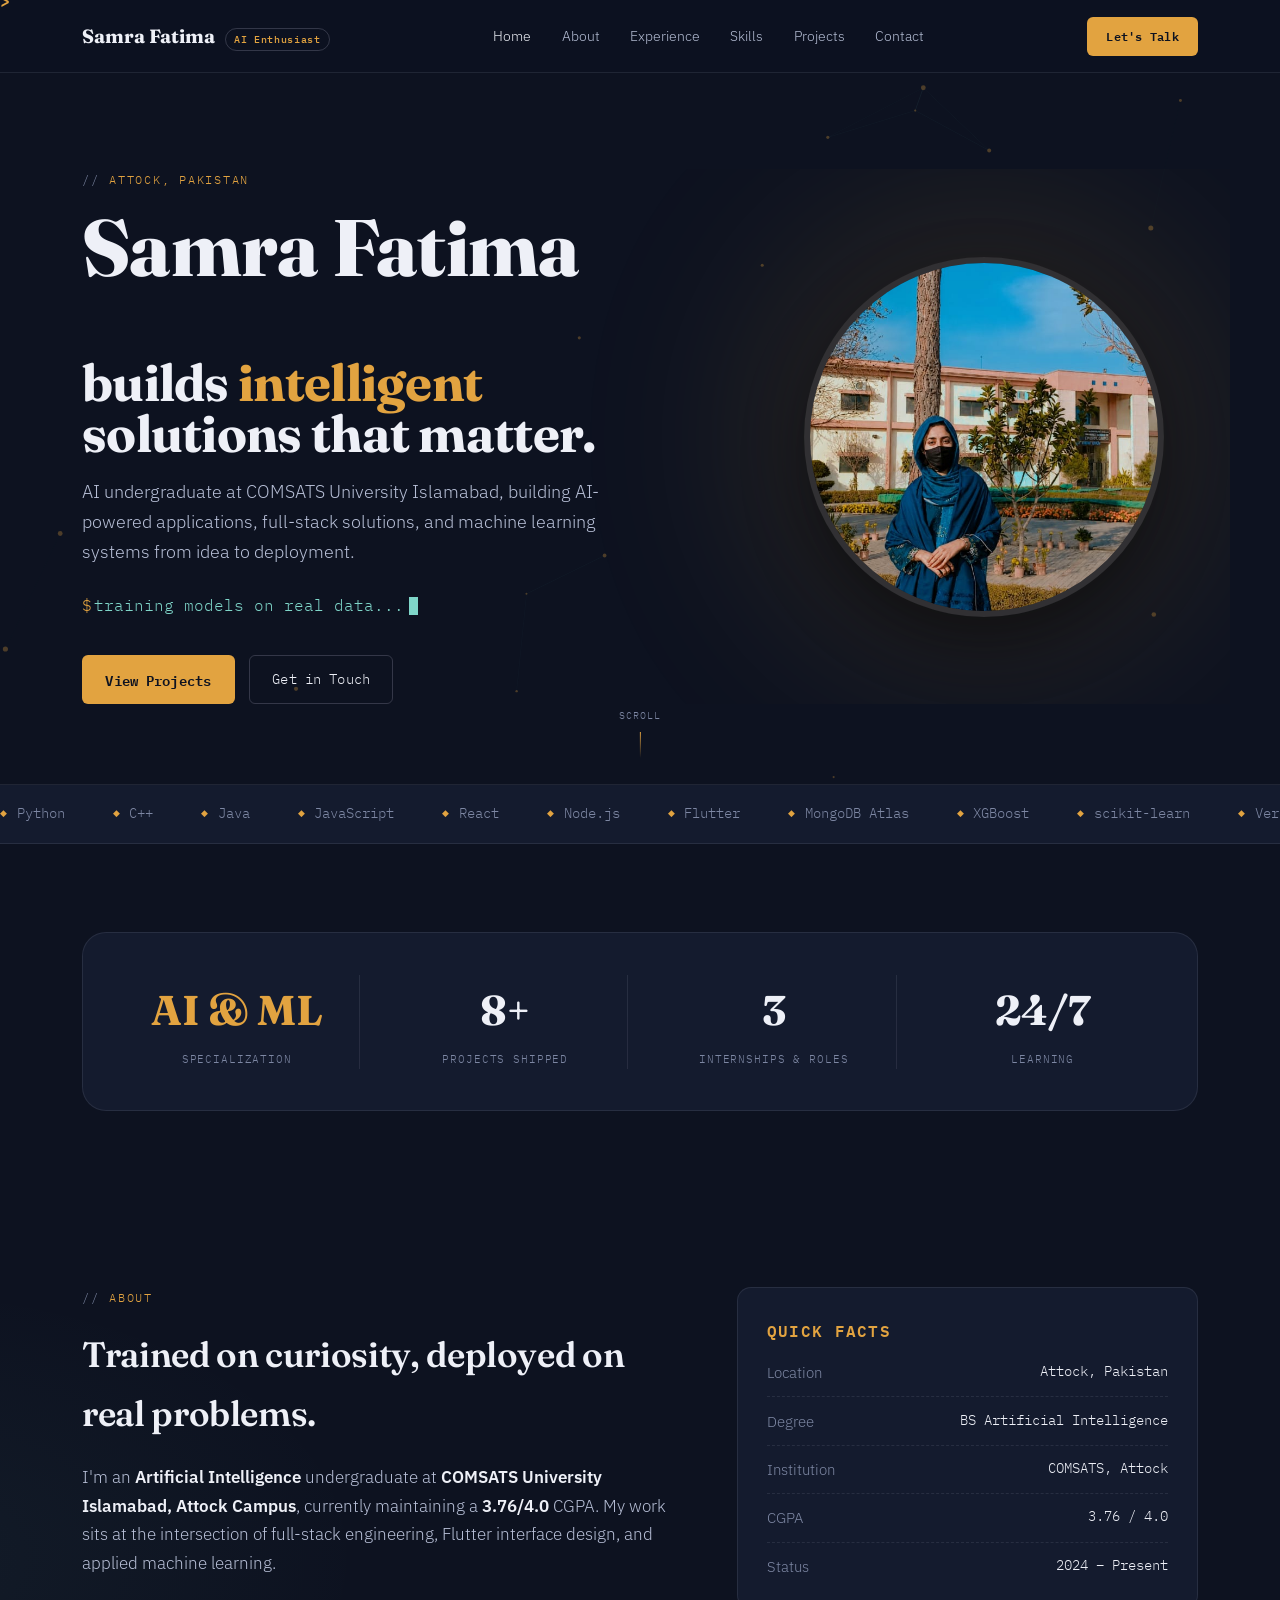
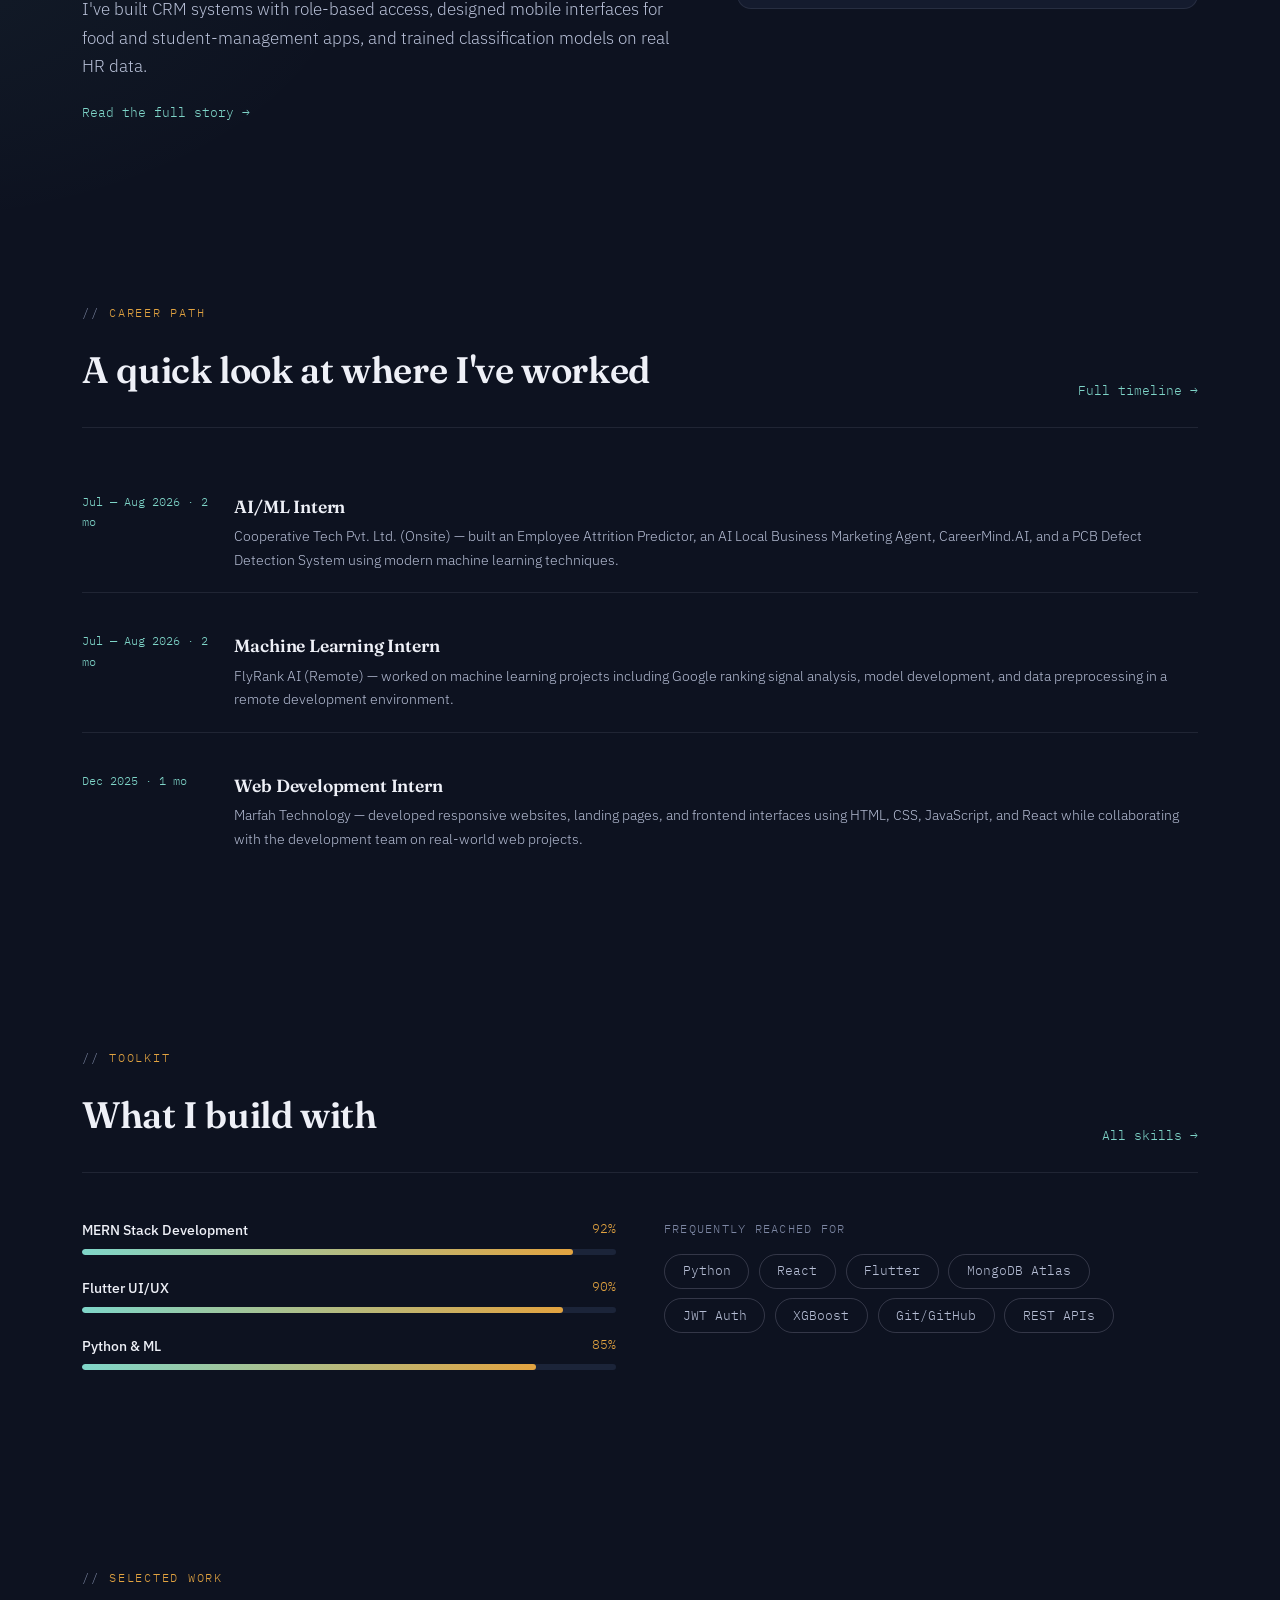
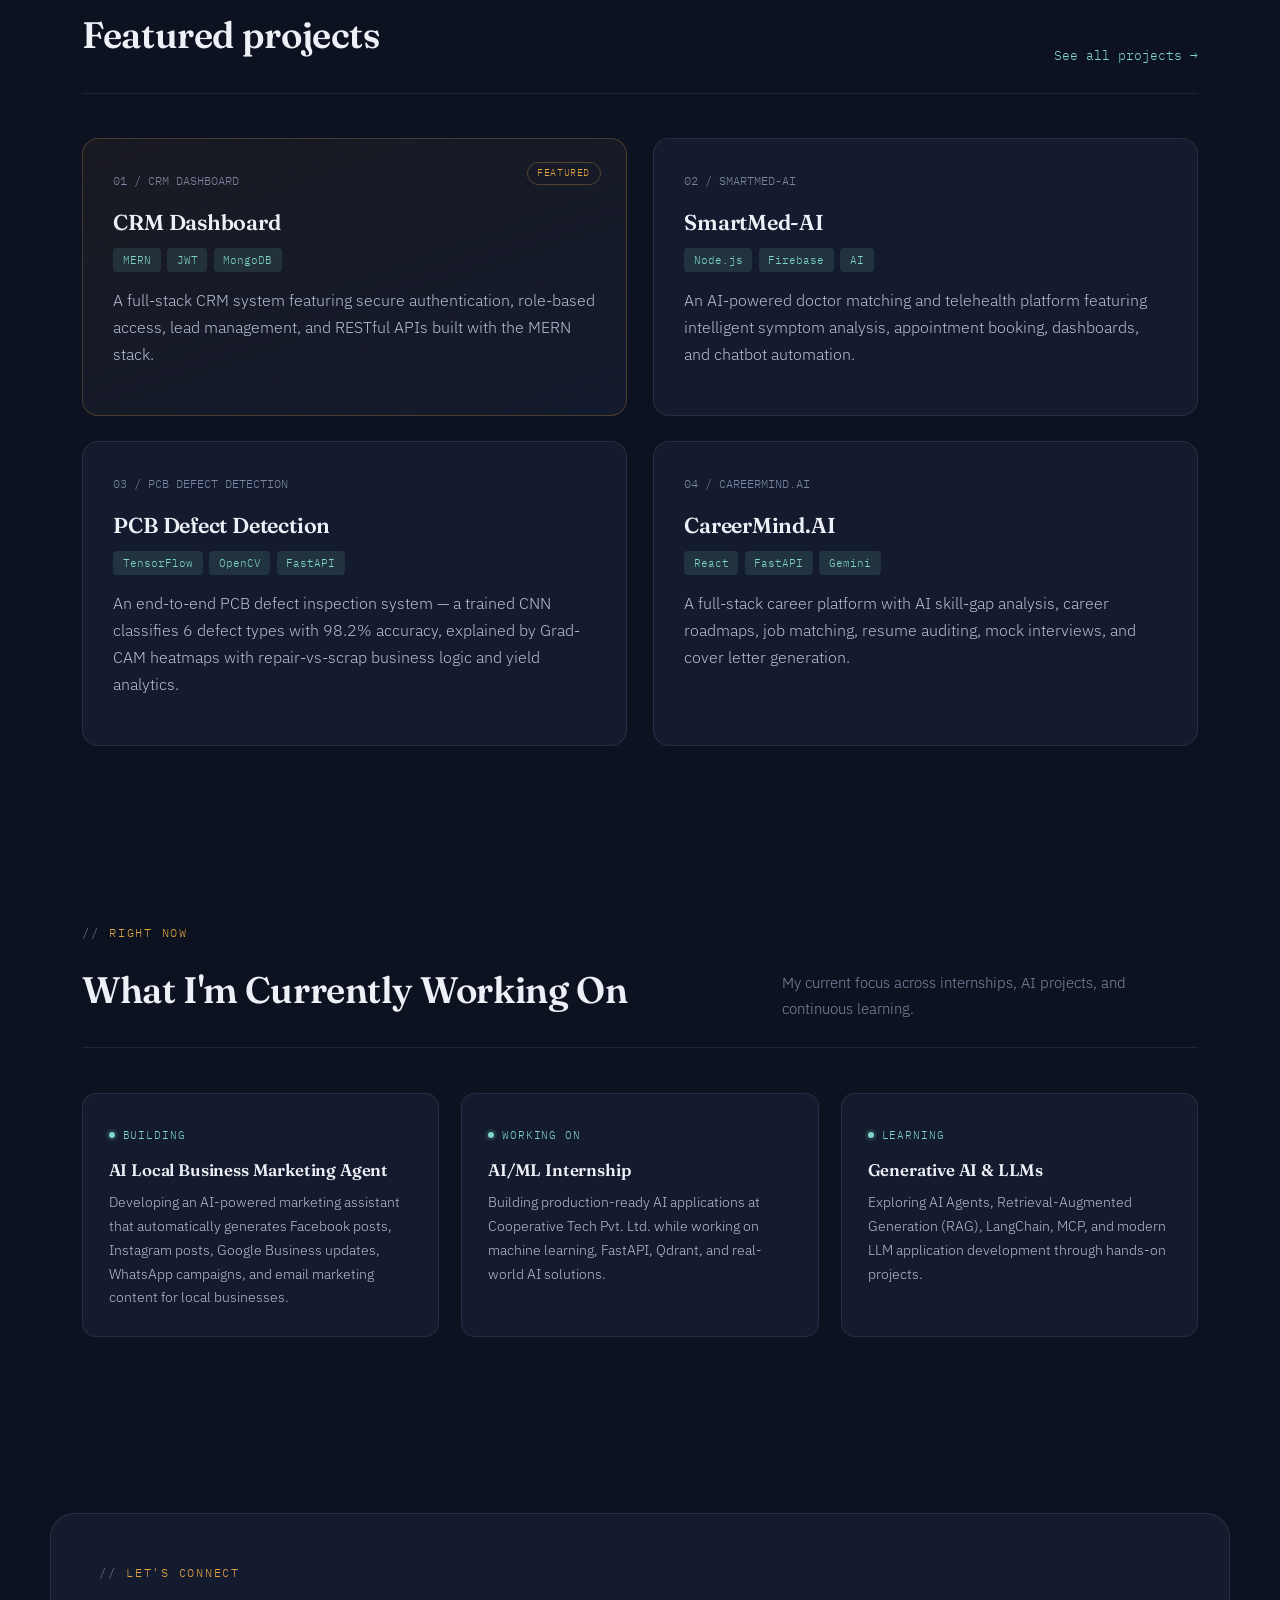
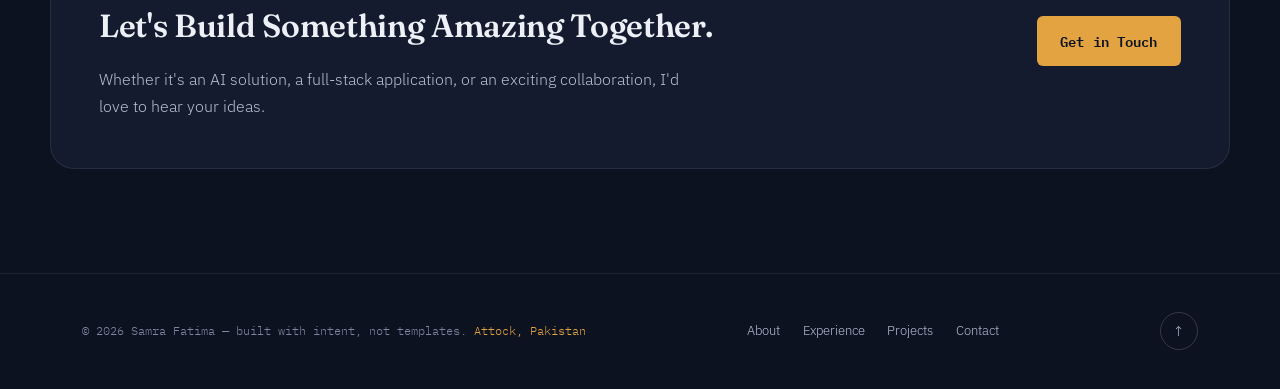
<file: index.html>
<!DOCTYPE html>
<html lang="en">
<head>
<meta charset="UTF-8" />
<meta name="viewport" content="width=device-width, initial-scale=1.0" />
<title>Samra Fatima · AI &amp; Full-Stack Developer</title>
<link rel="preconnect" href="https://fonts.googleapis.com" />
<link rel="preconnect" href="https://fonts.gstatic.com" crossorigin />
<link href="https://fonts.googleapis.com/css2?family=Fraunces:opsz,wght@9..144,400;9..144,500;9..144,600;9..144,700;9..144,900&family=IBM+Plex+Sans:wght@300;400;500;600;700&family=IBM+Plex+Mono:wght@400;500;600&display=swap" rel="stylesheet" />
<link rel="stylesheet" href="assets/style.css" />
</head>
<body>

<div id="loader">
  <div class="loader-mark">Samra <em>Fatima</em></div>
  <div class="loader-bar"><div class="loader-fill"></div></div>
  <div class="loader-status mono">booting portfolio...</div>
</div>
<div id="cursor-glyph"></div>
<canvas id="cursor-trail"></canvas>

<header>
  <nav class="wrap">
    <a href="index.html" class="brand">Samra Fatima <span>AI Enthusiast</span></a>
    <ul class="nav-links">
      <li><a href="index.html">Home</a></li>
      <li><a href="about.html">About</a></li>
      <li><a href="experience.html">Experience</a></li>
      <li><a href="skills.html">Skills</a></li>
      <li><a href="projects.html">Projects</a></li>
      <li><a href="contact.html">Contact</a></li>
    </ul>
    <a class="nav-cta" href="contact.html">Let's Talk</a>
    <button class="nav-toggle" id="nav-toggle" aria-label="Toggle menu">
      <span></span><span></span><span></span>
    </button>
  </nav>
</header>
<div class="nav-overlay" id="nav-overlay"></div>

<!-- ================= HERO ================= -->
<section class="hero">
  <canvas id="node-canvas"></canvas>

  <div class="wrap hero-grid">

    <!-- LEFT -->
    <div>
      <div class="eyebrow">Attock, Pakistan</div>

      <h1 class="hero-title">
        <span class="hero-name">Samra Fatima</span><br>
        <span class="hero-text">
          builds <em>intelligent</em><br>
          solutions that matter.
        </span>
      </h1>

      <p class="lede">
        AI undergraduate at COMSATS University Islamabad, building
        AI-powered applications, full-stack solutions, and machine learning
        systems from idea to deployment.
      </p>

      <div class="terminal-line">
        <span class="prompt">$</span>
        <span id="typed"></span>
        <span class="cursor-blink"></span>
      </div>

      <div class="hero-actions">
        <a class="btn btn-primary" href="projects.html">View Projects</a>
        <a class="btn btn-ghost" href="contact.html">Get in Touch</a>
      </div>
    </div>

    <!-- RIGHT -->
    <div class="hero-image">
      <div class="image-glow"></div>
    
      <img src="assets/images/profile.jpeg" alt="Samra Fatima">
    </div>

  </div>

  <div class="scroll-cue">
    <span>Scroll</span>
    <span class="line"></span>
  </div>

</section>

<!-- ================= TECH MARQUEE ================= -->
<div class="marquee">
  <div class="marquee-track mono">
    <span>Python</span><span>C++</span><span>Java</span><span>JavaScript</span><span>React</span>
    <span>Node.js</span><span>Flutter</span><span>MongoDB Atlas</span><span>XGBoost</span>
    <span>scikit-learn</span><span>Vercel</span><span>Render</span><span>Git/GitHub</span>
    <span>Python</span><span>C++</span><span>Java</span><span>JavaScript</span><span>React</span>
    <span>Node.js</span><span>Flutter</span><span>MongoDB Atlas</span><span>XGBoost</span>
    <span>scikit-learn</span><span>Vercel</span><span>Render</span><span>Git/GitHub</span>
  </div>
</div>

<!-- ================= STATS BAND ================= -->
<section>
  <div class="wrap">
    <div class="stats-band" data-reveal="1">
      <div class="sb-item">
        <div class="sb-num"><span class="accent">AI & ML</span></div>
        <div class="sb-label">SPECIALIZATION</div>
      </div>
      <div class="sb-item">
        <div class="sb-num">8+</div>
        <div class="sb-label">Projects Shipped</div>
      </div>
      <div class="sb-item">
        <div class="sb-num">3</div>
        <div class="sb-label">Internships &amp; Roles</div>
      </div>
      <div class="sb-item">
        <div class="sb-num">24/7</div>
        <div class="sb-label">LEARNING</div>
      </div>
    </div>
  </div>
</section>

<!-- ================= ABOUT PREVIEW ================= -->
<section id="about">
  <div class="wrap about-grid">
    <div data-reveal="1">
      <div class="eyebrow">About</div>
      <h2 style="font-size:2.2rem; margin-bottom:1.2rem;">Trained on curiosity, deployed on real problems.</h2>
      <p>I'm an <strong>Artificial Intelligence</strong> undergraduate at <strong>COMSATS University Islamabad, Attock Campus</strong>, currently maintaining a <strong>3.76/4.0</strong> CGPA. My work sits at the intersection of full-stack engineering, Flutter interface design, and applied machine learning.</p>
      <p>I've built CRM systems with role-based access, designed mobile interfaces for food and student-management apps, and trained classification models on real HR data.</p>
      <a class="section-link" href="about.html" data-cursor="Read">Read the full story →</a>
    </div>
    <div class="about-card" data-reveal="2">
      <h4>Quick Facts</h4>
      <ul>
        <li><span>Location</span><span>Attock, Pakistan</span></li>
        <li><span>Degree</span><span>BS Artificial Intelligence</span></li>
        <li><span>Institution</span><span>COMSATS, Attock</span></li>
        <li><span>CGPA</span><span>3.76 / 4.0</span></li>
        <li><span>Status</span><span>2024 – Present</span></li>
      </ul>
    </div>
  </div>
</section>

<!-- ================= EXPERIENCE PREVIEW (mini timeline) ================= -->
<section id="experience-preview">
  <div class="wrap">
    <div class="section-head" data-reveal="1">
      <div>
        <div class="eyebrow">Career Path</div>
        <h2>A quick look at where I've worked</h2>
      </div>
      <a class="section-link" href="experience.html" data-cursor="View">Full timeline →</a>
    </div>
    <div class="mini-timeline" data-reveal="2">
      <div class="mini-t-item">
        <div class="mt-date mono">Jul — Aug 2026 · 2 mo</div>
        <div>
          <h4>AI/ML Intern</h4>
          <p>Cooperative Tech Pvt. Ltd. (Onsite) — built an Employee Attrition Predictor, an AI Local Business Marketing
            Agent, CareerMind.AI, and a PCB Defect Detection System using modern machine learning techniques.</p>
        </div>
      </div>
      
      <div class="mini-t-item">
        <div class="mt-date mono">Jul — Aug 2026 · 2 mo</div>
        <div>
          <h4>Machine Learning Intern</h4>
          <p>FlyRank AI (Remote) — worked on machine learning projects including Google ranking signal analysis, model
            development, and data preprocessing in a remote development environment.</p>
        </div>
      </div>
      
      <div class="mini-t-item">
        <div class="mt-date mono">Dec 2025 · 1 mo</div>
        <div>
          <h4>Web Development Intern</h4>
          <p>Marfah Technology — developed responsive websites, landing pages, and frontend interfaces using HTML, CSS,
            JavaScript, and React while collaborating with the development team on real-world web projects.</p>
        </div>
      </div>
    </div>
  </div>
</section>

<!-- ================= SKILLS PREVIEW ================= -->
<section id="skills-preview">
  <div class="wrap">
    <div class="section-head" data-reveal="1">
      <div>
        <div class="eyebrow">Toolkit</div>
        <h2>What I build with</h2>
      </div>
      <a class="section-link" href="skills.html" data-cursor="View">All skills →</a>
    </div>
    <div class="skills-layout">
      <div data-reveal="1">
        <div class="bar-row">
          <div class="bar-label"><span class="name">MERN Stack Development</span><span class="pct">92%</span></div>
          <div class="bar-track"><div class="bar-fill" style="--target:92%"></div></div>
        </div>
        <div class="bar-row">
          <div class="bar-label"><span class="name">Flutter UI/UX</span><span class="pct">90%</span></div>
          <div class="bar-track"><div class="bar-fill" style="--target:90%"></div></div>
        </div>
        <div class="bar-row">
          <div class="bar-label"><span class="name">Python &amp; ML</span><span class="pct">85%</span></div>
          <div class="bar-track"><div class="bar-fill" style="--target:85%"></div></div>
        </div>
      </div>
      <div data-reveal="2">
        <div class="skill-block-title">Frequently Reached For</div>
        <div class="tag-cloud">
          <span class="tag">Python</span><span class="tag">React</span><span class="tag">Flutter</span>
          <span class="tag">MongoDB Atlas</span><span class="tag">JWT Auth</span><span class="tag">XGBoost</span>
          <span class="tag">Git/GitHub</span><span class="tag">REST APIs</span>
        </div>
      </div>
    </div>
  </div>
</section>

<!-- ================= FEATURED PROJECTS PREVIEW ================= -->
<section id="work">
  <div class="wrap">
    <div class="section-head" data-reveal="1">
      <div>
        <div class="eyebrow">Selected Work</div>
        <h2>Featured projects</h2>
      </div>
      <a class="section-link" href="projects.html" data-cursor="View">See all projects →</a>
    </div>
    <div class="project-grid">
    
      <a class="p-card featured" href="projects.html#p1" data-reveal="1">
        <span class="p-featured-tag">Featured</span>
        <div class="p-index mono">01 / CRM DASHBOARD</div>
    
        <h3>CRM Dashboard</h3>
    
        <div class="p-stack">
          <span>MERN</span>
          <span>JWT</span>
          <span>MongoDB</span>
        </div>
    
        <p>
          A full-stack CRM system featuring secure authentication, role-based access,
          lead management, and RESTful APIs built with the MERN stack.
        </p>
      </a>
    
      <a class="p-card" href="projects.html#p5" data-reveal="2">
        <div class="p-index mono">02 / SMARTMED-AI</div>
    
        <h3>SmartMed-AI</h3>
    
        <div class="p-stack">
          <span>Node.js</span>
          <span>Firebase</span>
          <span>AI</span>
        </div>
    
        <p>
          An AI-powered doctor matching and telehealth platform featuring intelligent
          symptom analysis, appointment booking, dashboards, and chatbot automation.
        </p>
      </a>
    
      <a class="p-card" href="projects.html#p8" data-reveal="3">
        <div class="p-index mono">03 / PCB DEFECT DETECTION</div>
    
        <h3>PCB Defect Detection</h3>
    
        <div class="p-stack">
          <span>TensorFlow</span>
          <span>OpenCV</span>
          <span>FastAPI</span>
        </div>
    
        <p>
          An end-to-end PCB defect inspection system — a trained CNN classifies
          6 defect types with 98.2% accuracy, explained by Grad-CAM heatmaps
          with repair-vs-scrap business logic and yield analytics.
        </p>
      </a>
    
      <a class="p-card" href="projects.html#p7" data-reveal="4">
        <div class="p-index mono">04 / CAREERMIND.AI</div>
    
        <h3>CareerMind.AI</h3>
    
        <div class="p-stack">
          <span>React</span>
          <span>FastAPI</span>
          <span>Gemini</span>
        </div>
    
        <p>
          A full-stack career platform with AI skill-gap analysis, career roadmaps,
          job matching, resume auditing, mock interviews, and cover letter generation.
        </p>
      </a>
    
    </div>
  </div>
</section>

<!-- ================= CURRENTLY ================= -->
<section id="currently">
  <div class="wrap">
    <div class="section-head" data-reveal="1">
      <div>
        <div class="eyebrow">Right Now</div>
        <h2>What I'm Currently Working On</h2>
      </div>
      <div class="sub">
        My current focus across internships, AI projects, and continuous learning.
      </div>
    </div>

    <div class="currently-grid">

      <div class="currently-card" data-reveal="1">
        <div class="cc-dot"><i></i> Building</div>
        <h4>AI Local Business Marketing Agent</h4>
        <p>
          Developing an AI-powered marketing assistant that automatically generates
          Facebook posts, Instagram posts, Google Business updates, WhatsApp campaigns,
          and email marketing content for local businesses.
        </p>
      </div>

      <div class="currently-card" data-reveal="2">
        <div class="cc-dot"><i></i> Working On</div>
        <h4>AI/ML Internship</h4>
        <p>
          Building production-ready AI applications at Cooperative Tech Pvt. Ltd.
          while working on machine learning, FastAPI, Qdrant, and real-world AI solutions.
        </p>
      </div>

      <div class="currently-card" data-reveal="3">
        <div class="cc-dot"><i></i> Learning</div>
        <h4>Generative AI & LLMs</h4>
        <p>
          Exploring AI Agents, Retrieval-Augmented Generation (RAG), LangChain,
          MCP, and modern LLM application development through hands-on projects.
        </p>
      </div>

    </div>
  </div>
</section>

<!-- ================= CONTACT CTA BANNER ================= -->
<section id="cta">
  <div class="wrap"
    style="background:var(--bg-1); border:1px solid var(--line); border-radius:24px; padding:3rem; display:flex; justify-content:space-between; align-items:center; flex-wrap:wrap; gap:1.5rem;"
    data-reveal="1">
    <div>
      <div class="eyebrow">Let's Connect</div>
      <h2 style="font-size:2rem;">Let's Build Something Amazing Together.</h2>
      <p style="margin-top:.75rem; color:var(--muted); max-width:600px;">
        Whether it's an AI solution, a full-stack application, or an exciting collaboration,
        I'd love to hear your ideas.
      </p>
    </div>
    <a class="btn btn-primary" href="contact.html" data-cursor="Go">
      Get in Touch
    </a>
  </div>
</section>

<footer>
  <div class="wrap footer-grid">
    <div class="footnote">© 2026 Samra Fatima — built with intent, not templates. <span class="accent">Attock, Pakistan</span></div>
    <div class="footer-nav">
      <a href="about.html">About</a>
      <a href="experience.html">Experience</a>
      <a href="projects.html">Projects</a>
      <a href="contact.html">Contact</a>
    </div>
    <a href="#" id="to-top" data-cursor="Top">↑</a>
  </div>
</footer>

<script src="assets/script.js"></script>
</body>
</html>
</file>
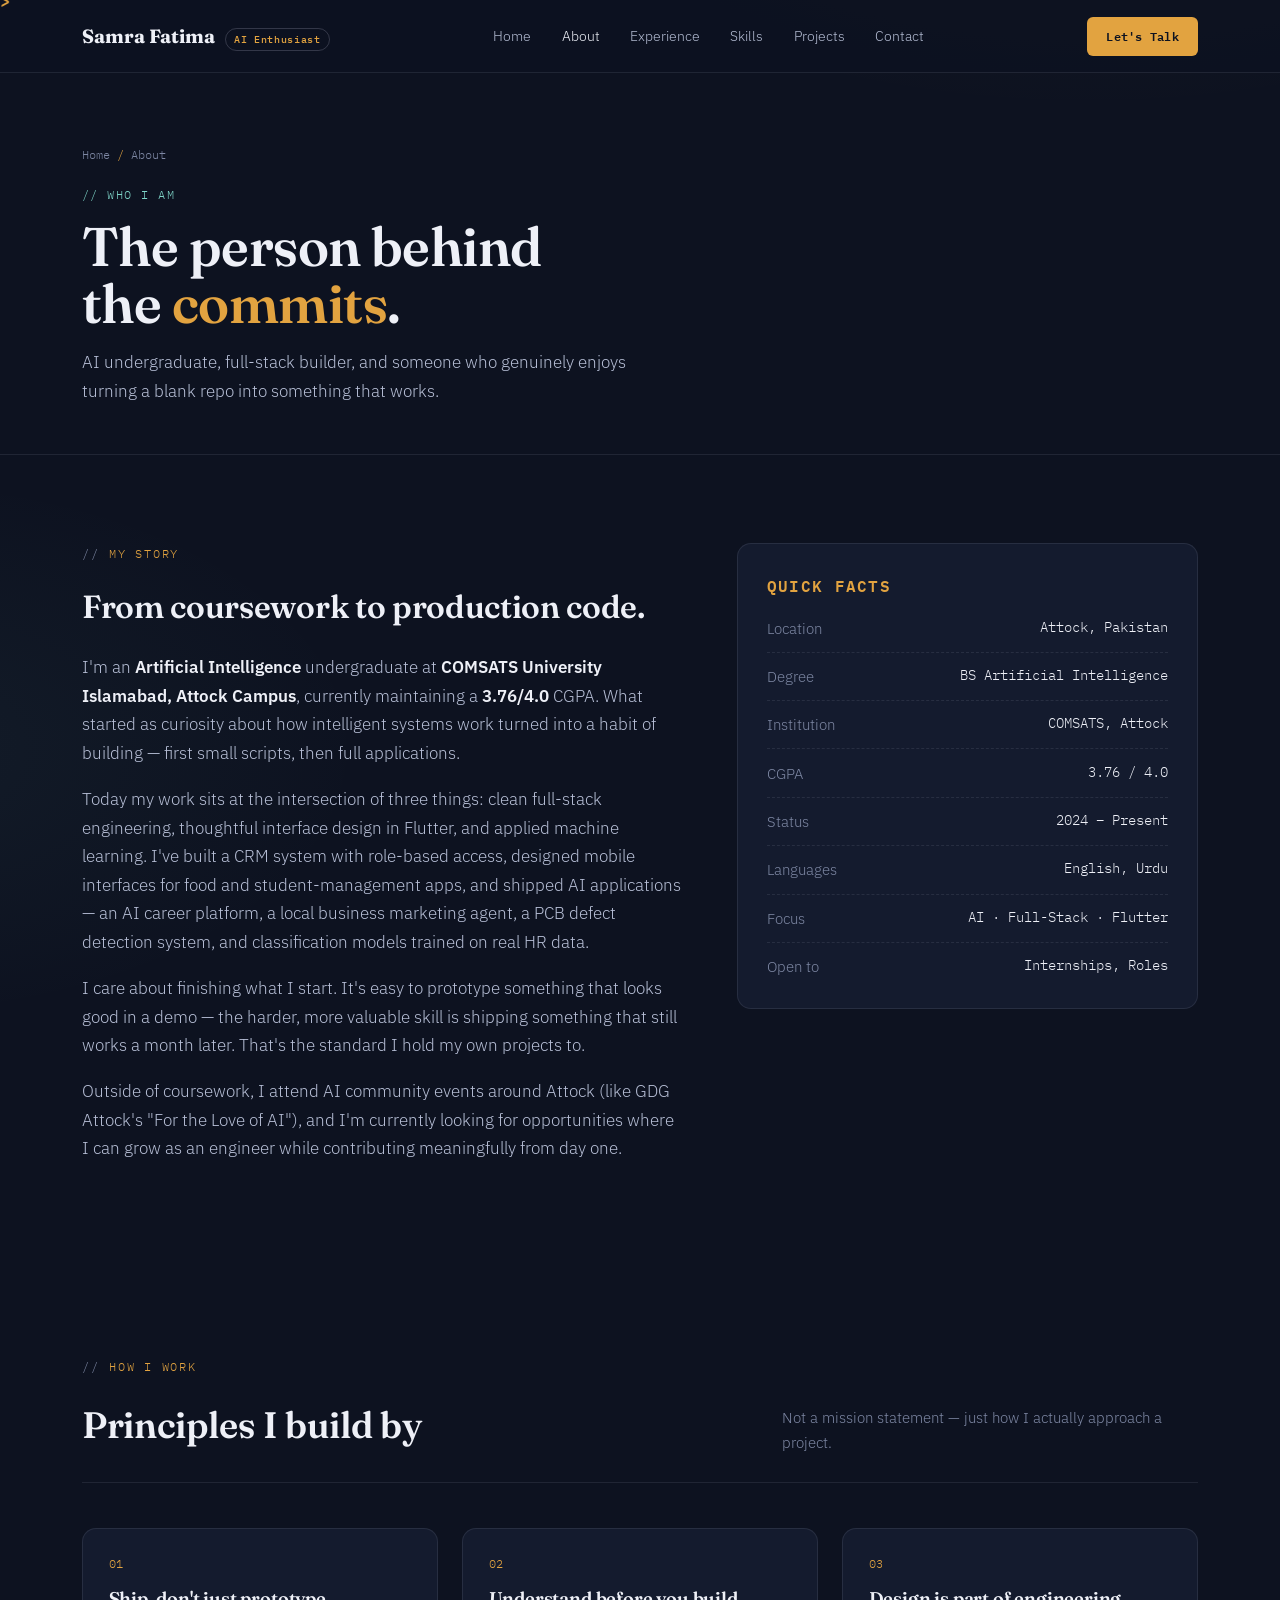
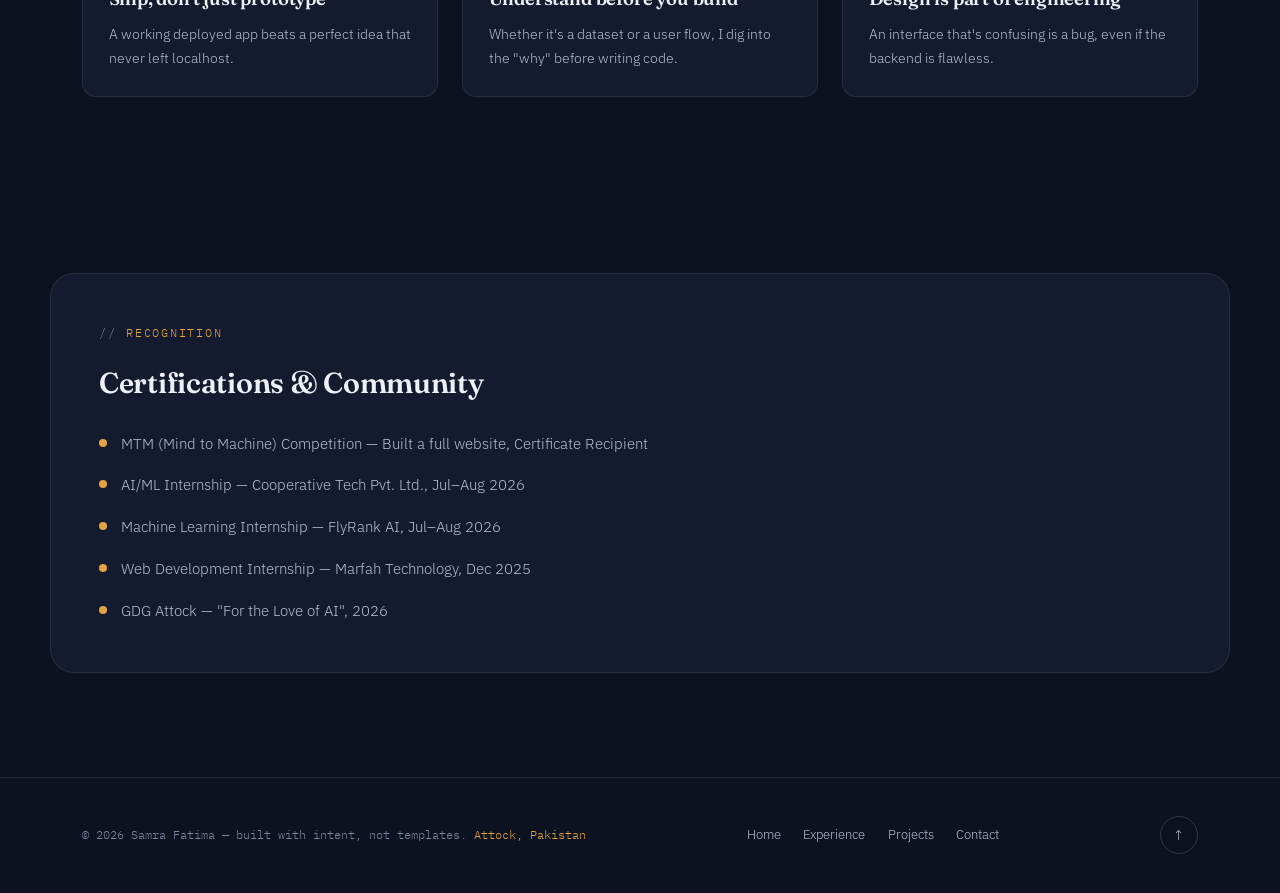
<file: about.html>
<!DOCTYPE html>
<html lang="en">
<head>
<meta charset="UTF-8" />
<meta name="viewport" content="width=device-width, initial-scale=1.0" />
<title>About · Samra Fatima</title>
<link rel="preconnect" href="https://fonts.googleapis.com" />
<link rel="preconnect" href="https://fonts.gstatic.com" crossorigin />
<link href="https://fonts.googleapis.com/css2?family=Fraunces:opsz,wght@9..144,400;9..144,500;9..144,600;9..144,700;9..144,900&family=IBM+Plex+Sans:wght@300;400;500;600;700&family=IBM+Plex+Mono:wght@400;500;600&display=swap" rel="stylesheet" />
<link rel="stylesheet" href="assets/style.css" />
</head>
<body>

<div id="loader">
  <div class="loader-mark">Samra <em>Fatima</em></div>
  <div class="loader-bar"><div class="loader-fill"></div></div>
  <div class="loader-status mono">loading about...</div>
</div>
<div id="cursor-glyph"></div>
<canvas id="cursor-trail"></canvas>

<header>
  <nav class="wrap">
    <a href="index.html" class="brand">Samra Fatima <span>AI Enthusiast</span></a>
    <ul class="nav-links">
      <li><a href="index.html">Home</a></li>
      <li><a href="about.html">About</a></li>
      <li><a href="experience.html">Experience</a></li>
      <li><a href="skills.html">Skills</a></li>
      <li><a href="projects.html">Projects</a></li>
      <li><a href="contact.html">Contact</a></li>
    </ul>
    <a class="nav-cta" href="contact.html">Let's Talk</a>
    <button class="nav-toggle" id="nav-toggle" aria-label="Toggle menu">
      <span></span><span></span><span></span>
    </button>
  </nav>
</header>
<div class="nav-overlay" id="nav-overlay"></div>

<section class="page-banner">
  <div class="wrap">
    <div class="crumb">Home <span>/</span> About</div>
    <div class="kicker">// Who I Am</div>
    <h1>The person behind<br>the <em>commits</em>.</h1>
    <p>AI undergraduate, full-stack builder, and someone who genuinely enjoys turning a blank repo into something that works.</p>
  </div>
</section>

<section>
  <div class="wrap about-grid">
    <div data-reveal="1">
      <div class="eyebrow">My Story</div>
      <h2 style="font-size:2rem; margin-bottom:1.2rem;">From coursework to production code.</h2>
      <p>I'm an <strong>Artificial Intelligence</strong> undergraduate at <strong>COMSATS University Islamabad, Attock Campus</strong>, currently maintaining a <strong>3.76/4.0</strong> CGPA. What started as curiosity about how intelligent systems work turned into a habit of building — first small scripts, then full applications.</p>
      <p>Today my work sits at the intersection of three things: clean full-stack engineering, thoughtful interface design in Flutter, and applied machine learning. I've built a CRM system with role-based access, designed mobile interfaces for food and student-management apps, and shipped AI applications — an AI career platform, a local business marketing agent, a PCB defect detection system, and classification models trained on real HR data.</p>
      <p>I care about finishing what I start. It's easy to prototype something that looks good in a demo — the harder, more valuable skill is shipping something that still works a month later. That's the standard I hold my own projects to.</p>
      <p>Outside of coursework, I attend AI community events around Attock (like GDG Attock's "For the Love of AI"), and I'm currently looking for opportunities where I can grow as an engineer while contributing meaningfully from day one.</p>
    </div>
    <div class="about-card" data-reveal="2">
      <h4>Quick Facts</h4>
      <ul>
        <li><span>Location</span><span>Attock, Pakistan</span></li>
        <li><span>Degree</span><span>BS Artificial Intelligence</span></li>
        <li><span>Institution</span><span>COMSATS, Attock</span></li>
        <li><span>CGPA</span><span>3.76 / 4.0</span></li>
        <li><span>Status</span><span>2024 – Present</span></li>
        <li><span>Languages</span><span>English, Urdu</span></li>
        <li><span>Focus</span><span>AI · Full-Stack · Flutter</span></li>
        <li><span>Open to</span><span>Internships, Roles</span></li>
      </ul>
    </div>
  </div>
</section>

<section>
  <div class="wrap">
    <div class="section-head" data-reveal="1">
      <div>
        <div class="eyebrow">How I Work</div>
        <h2>Principles I build by</h2>
      </div>
      <div class="sub">Not a mission statement — just how I actually approach a project.</div>
    </div>
    <div class="values-grid">
      <div class="value-card" data-reveal="1">
        <div class="vnum mono">01</div>
        <h3>Ship, don't just prototype</h3>
        <p>A working deployed app beats a perfect idea that never left localhost.</p>
      </div>
      <div class="value-card" data-reveal="2">
        <div class="vnum mono">02</div>
        <h3>Understand before you build</h3>
        <p>Whether it's a dataset or a user flow, I dig into the "why" before writing code.</p>
      </div>
      <div class="value-card" data-reveal="3">
        <div class="vnum mono">03</div>
        <h3>Design is part of engineering</h3>
        <p>An interface that's confusing is a bug, even if the backend is flawless.</p>
      </div>
    </div>
  </div>
</section>

<section>
  <div class="wrap" style="background:var(--bg-1); border:1px solid var(--line); border-radius:24px; padding:3rem;" data-reveal="1">
    <div class="section-head" style="border:none; margin-bottom:1.4rem; padding-bottom:0;">
      <div>
        <div class="eyebrow">Recognition</div>
        <h2 style="font-size:1.8rem;">Certifications &amp; Community</h2>
      </div>
    </div>
    <ul class="cert-list">
      <li><span class="cert-dot"></span> MTM (Mind to Machine) Competition — Built a full website, Certificate Recipient</li>
      <li><span class="cert-dot"></span> AI/ML Internship — Cooperative Tech Pvt. Ltd., Jul–Aug 2026</li>
      <li><span class="cert-dot"></span> Machine Learning Internship — FlyRank AI, Jul–Aug 2026</li>
      <li><span class="cert-dot"></span> Web Development Internship — Marfah Technology, Dec 2025</li>
      <li><span class="cert-dot"></span> GDG Attock — "For the Love of AI", 2026</li>
    </ul>
  </div>
</section>

<footer>
  <div class="wrap footer-grid">
    <div class="footnote">© 2026 Samra Fatima — built with intent, not templates. <span class="accent">Attock, Pakistan</span></div>
    <div class="footer-nav">
      <a href="index.html">Home</a>
      <a href="experience.html">Experience</a>
      <a href="projects.html">Projects</a>
      <a href="contact.html">Contact</a>
    </div>
    <a href="#" id="to-top" data-cursor="Top">↑</a>
  </div>
</footer>

<script src="assets/script.js"></script>
</body>
</html>
</file>
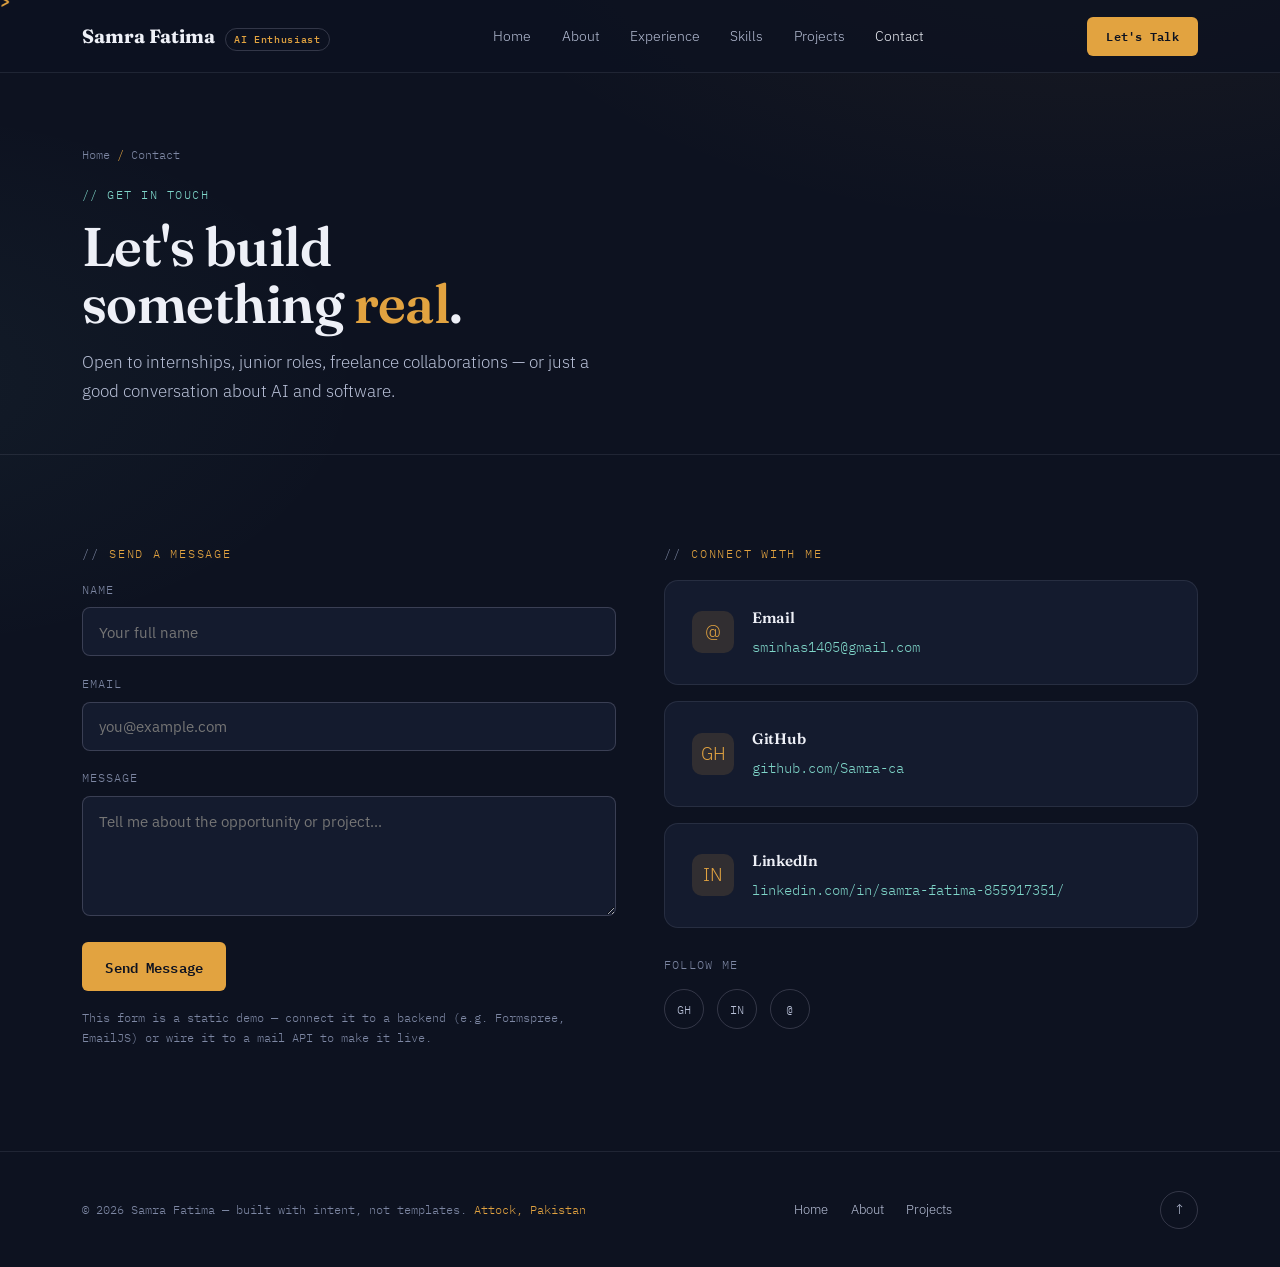
<file: contact.html>
<!DOCTYPE html>
<html lang="en">
<head>
<meta charset="UTF-8" />
<meta name="viewport" content="width=device-width, initial-scale=1.0" />
<title>Contact · Samra Fatima</title>
<link rel="preconnect" href="https://fonts.googleapis.com" />
<link rel="preconnect" href="https://fonts.gstatic.com" crossorigin />
<link href="https://fonts.googleapis.com/css2?family=Fraunces:opsz,wght@9..144,400;9..144,500;9..144,600;9..144,700;9..144,900&family=IBM+Plex+Sans:wght@300;400;500;600;700&family=IBM+Plex+Mono:wght@400;500;600&display=swap" rel="stylesheet" />
<link rel="stylesheet" href="assets/style.css" />
</head>
<body>

<div id="loader">
  <div class="loader-mark">Samra <em>Fatima</em></div>
  <div class="loader-bar"><div class="loader-fill"></div></div>
  <div class="loader-status mono">opening inbox...</div>
</div>
<div id="cursor-glyph"></div>
<canvas id="cursor-trail"></canvas>

<header>
  <nav class="wrap">
    <a href="index.html" class="brand">Samra Fatima <span>AI Enthusiast</span></a>
    <ul class="nav-links">
      <li><a href="index.html">Home</a></li>
      <li><a href="about.html">About</a></li>
      <li><a href="experience.html">Experience</a></li>
      <li><a href="skills.html">Skills</a></li>
      <li><a href="projects.html">Projects</a></li>
      <li><a href="contact.html">Contact</a></li>
    </ul>
    <a class="nav-cta" href="contact.html">Let's Talk</a>
    <button class="nav-toggle" id="nav-toggle" aria-label="Toggle menu">
      <span></span><span></span><span></span>
    </button>
  </nav>
</header>
<div class="nav-overlay" id="nav-overlay"></div>

<section class="page-banner">
  <div class="wrap">
    <div class="crumb">Home <span>/</span> Contact</div>
    <div class="kicker">// Get In Touch</div>
    <h1>Let's build<br>something <em>real</em>.</h1>
    <p>Open to internships, junior roles, freelance collaborations — or just a good conversation about AI and software.</p>
  </div>
</section>

<section>
  <div class="wrap contact-layout">
    <div data-reveal="1">
      <div class="eyebrow">Send a Message</div>
      <form class="contact-form" id="contact-form">
        <div class="field">
          <label for="name">Name</label>
          <input type="text" id="name" name="name" placeholder="Your full name" required />
        </div>
        <div class="field">
          <label for="email">Email</label>
          <input type="email" id="email" name="email" placeholder="you@example.com" required />
        </div>
        <div class="field">
          <label for="message">Message</label>
          <textarea id="message" name="message" placeholder="Tell me about the opportunity or project..." required></textarea>
        </div>
        <button type="submit" class="btn btn-primary" style="align-self:flex-start;" data-cursor="Send">Send Message</button>
        <p class="form-note">This form is a static demo — connect it to a backend (e.g. Formspree, EmailJS) or wire it to a mail API to make it live.</p>
      </form>
    </div>

    <div data-reveal="2">
    
      <div class="eyebrow">Connect With Me</div>
    
      <div class="contact-grid">
    
        <div class="contact-card">
          <div class="ic">@</div>
          <div>
            <h4>Email</h4>
            <a href="mailto:sminhas1405@gmail.com">
              sminhas1405@gmail.com
            </a>
          </div>
        </div>
    
        <div class="contact-card">
          <div class="ic">GH</div>
          <div>
            <h4>GitHub</h4>
            <a href="https://github.com/Samra-ca" target="_blank">
              github.com/Samra-ca
            </a>
          </div>
        </div>
    
        <div class="contact-card">
          <div class="ic">IN</div>
          <div>
            <h4>LinkedIn</h4>
            <a href="https://www.linkedin.com/in/samra-fatima-855917351/" target="_blank">
              linkedin.com/in/samra-fatima-855917351/
            </a>
          </div>
        </div>
    
      </div>
    
      <div class="skill-block-title" style="margin-top:1.6rem;">
        Follow Me
      </div>
    
      <div class="socials">
        <a href="https://github.com/Samra-ca" target="_blank" title="GitHub" data-cursor="">
          GH
        </a>
    
        <a href="https://www.linkedin.com/in/samra-fatima-855917351/" target="_blank" title="LinkedIn" data-cursor="">
          IN
        </a>
    
        <a href="mailto:sminhas1405@gmail.com" title="Email" data-cursor="">
          @
        </a>
      </div>
    
    </div>
  </div>
</section>

<footer>
  <div class="wrap footer-grid">
    <div class="footnote">© 2026 Samra Fatima — built with intent, not templates. <span class="accent">Attock, Pakistan</span></div>
    <div class="footer-nav">
      <a href="index.html">Home</a>
      <a href="about.html">About</a>
      <a href="projects.html">Projects</a>
    </div>
    <a href="#" id="to-top" data-cursor="Top">↑</a>
  </div>
</footer>

<script src="assets/script.js"></script>
</body>
</html>
</file>
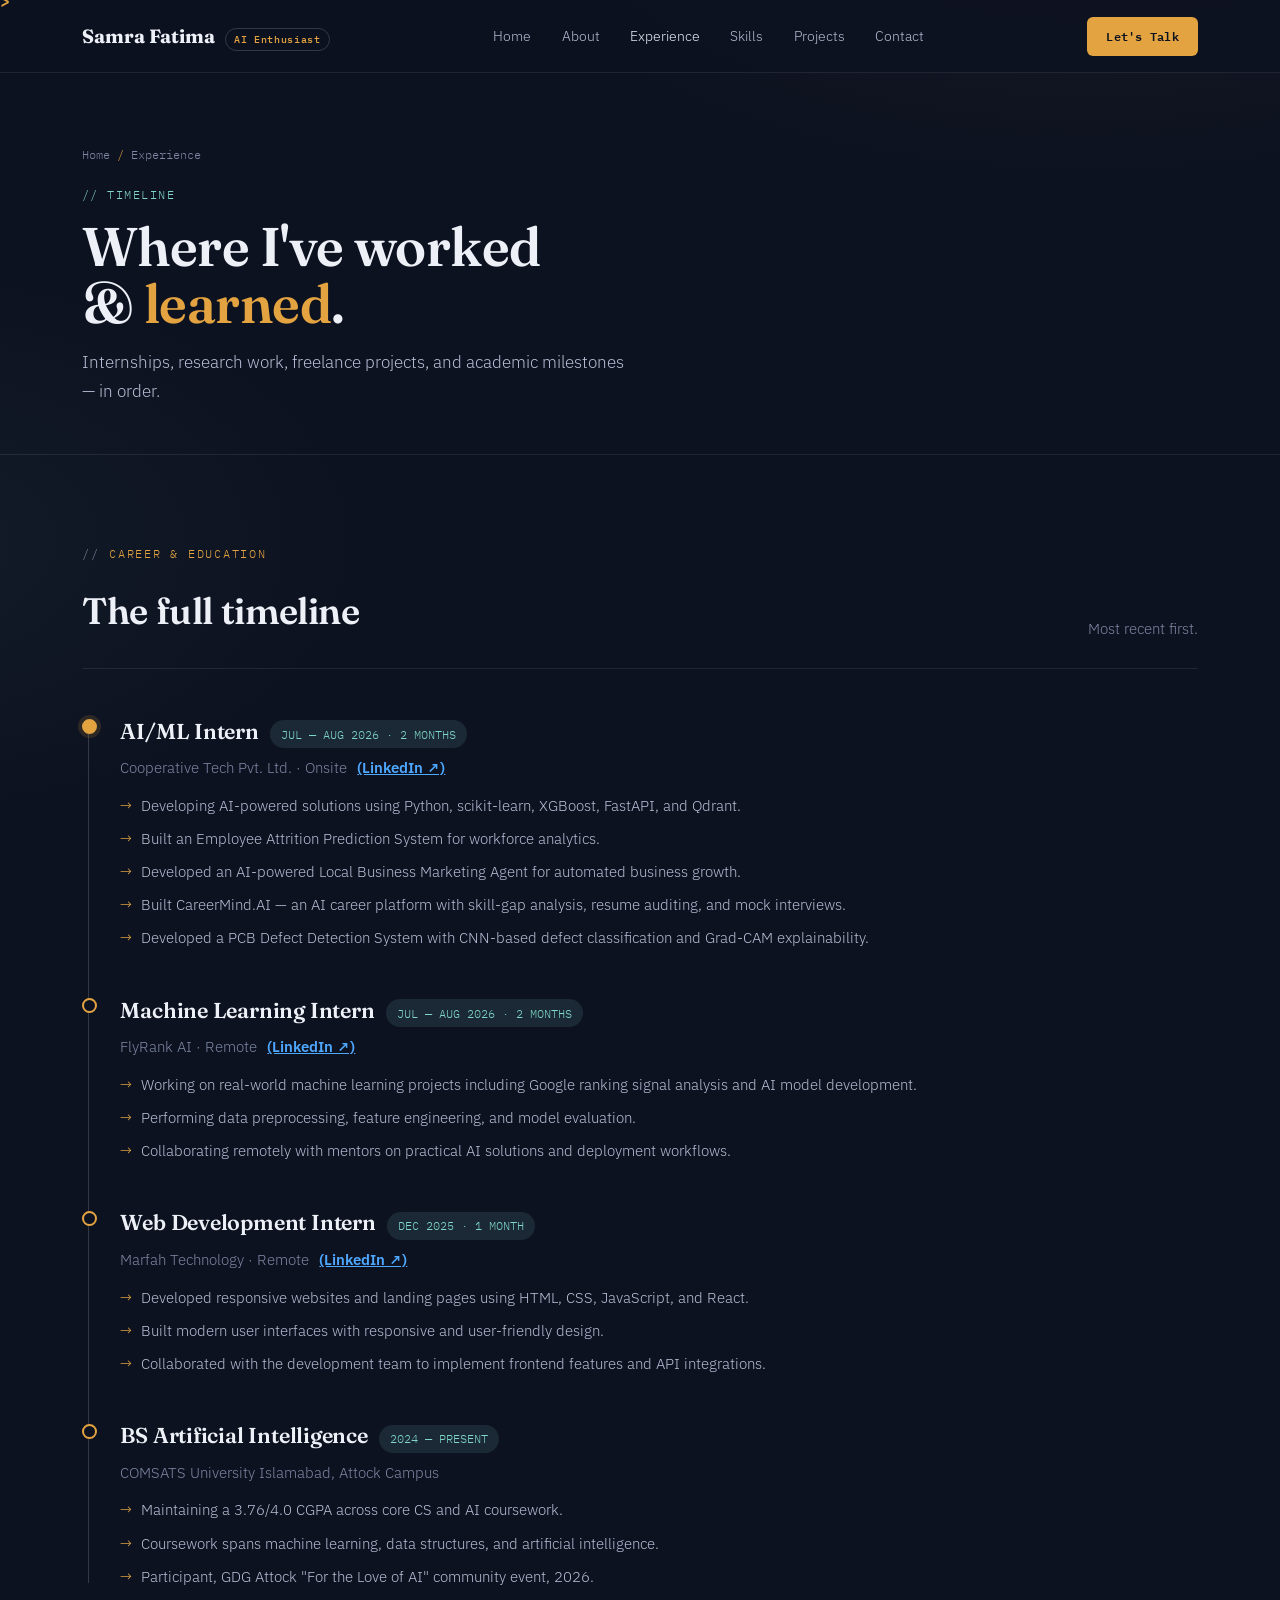
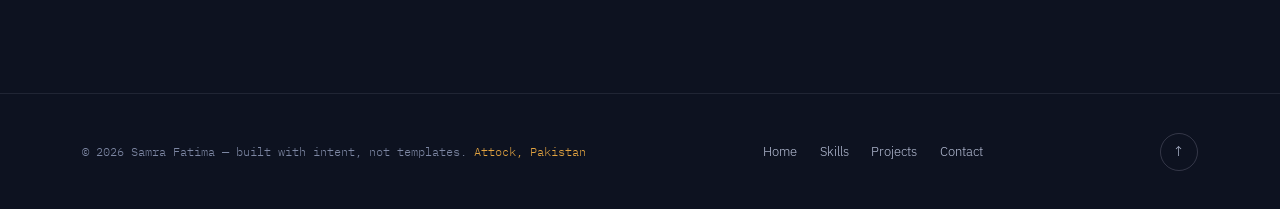
<file: experience.html>
<!DOCTYPE html>
<html lang="en">
<head>
<meta charset="UTF-8" />
<meta name="viewport" content="width=device-width, initial-scale=1.0" />
<title>Experience · Samra Fatima</title>
<link rel="preconnect" href="https://fonts.googleapis.com" />
<link rel="preconnect" href="https://fonts.gstatic.com" crossorigin />
<link href="https://fonts.googleapis.com/css2?family=Fraunces:opsz,wght@9..144,400;9..144,500;9..144,600;9..144,700;9..144,900&family=IBM+Plex+Sans:wght@300;400;500;600;700&family=IBM+Plex+Mono:wght@400;500;600&display=swap" rel="stylesheet" />
<link rel="stylesheet" href="assets/style.css" />
</head>
<body>

<div id="loader">
  <div class="loader-mark">Samra <em>Fatima</em></div>
  <div class="loader-bar"><div class="loader-fill"></div></div>
  <div class="loader-status mono">loading timeline...</div>
</div>
<div id="cursor-glyph"></div>
<canvas id="cursor-trail"></canvas>

<header>
  <nav class="wrap">
    <a href="index.html" class="brand">Samra Fatima <span>AI Enthusiast</span></a>
    <ul class="nav-links">
      <li><a href="index.html">Home</a></li>
      <li><a href="about.html">About</a></li>
      <li><a href="experience.html">Experience</a></li>
      <li><a href="skills.html">Skills</a></li>
      <li><a href="projects.html">Projects</a></li>
      <li><a href="contact.html">Contact</a></li>
    </ul>
    <a class="nav-cta" href="contact.html">Let's Talk</a>
    <button class="nav-toggle" id="nav-toggle" aria-label="Toggle menu">
      <span></span><span></span><span></span>
    </button>
  </nav>
</header>
<div class="nav-overlay" id="nav-overlay"></div>

<section class="page-banner">
  <div class="wrap">
    <div class="crumb">Home <span>/</span> Experience</div>
    <div class="kicker">// Timeline</div>
    <h1>Where I've worked<br>&amp; <em>learned</em>.</h1>
    <p>Internships, research work, freelance projects, and academic milestones — in order.</p>
  </div>
</section>

<section>
  <div class="wrap">
    <div class="section-head" data-reveal="1">
      <div>
        <div class="eyebrow">Career &amp; Education</div>
        <h2>The full timeline</h2>
      </div>
      <div class="sub">Most recent first.</div>
    </div>

    <div class="timeline">
      <div class="t-item current" data-reveal="1">
        <div class="t-head">
          <h3>AI/ML Intern</h3>
          <span class="t-date mono">JUL — AUG 2026 · 2 MONTHS</span>
        </div>
        <div class="t-org">
          Cooperative Tech Pvt. Ltd. · Onsite
          <a href="https://www.linkedin.com/company/cooperativetech/" target="_blank">
            (LinkedIn ↗)
          </a>
        </div>
        <ul>
          <li>Developing AI-powered solutions using Python, scikit-learn, XGBoost, FastAPI, and Qdrant.</li>
          <li>Built an Employee Attrition Prediction System for workforce analytics.</li>
          <li>Developed an AI-powered Local Business Marketing Agent for automated business growth.</li>
          <li>Built CareerMind.AI — an AI career platform with skill-gap analysis, resume auditing, and mock interviews.</li>
          <li>Developed a PCB Defect Detection System with CNN-based defect classification and Grad-CAM explainability.</li>
        </ul>
      </div>
      
      <div class="t-item" data-reveal="2">
        <div class="t-head">
          <h3>Machine Learning Intern</h3>
          <span class="t-date mono">JUL — AUG 2026 · 2 MONTHS</span>
        </div>
        <div class="t-org">
          FlyRank AI · Remote
          <a href="https://www.linkedin.com/company/flyrank/" target="_blank">
            (LinkedIn ↗)
          </a>
        </div>
        <ul>
          <li>Working on real-world machine learning projects including Google ranking signal analysis and AI model development.</li>
          <li>Performing data preprocessing, feature engineering, and model evaluation.</li>
          <li>Collaborating remotely with mentors on practical AI solutions and deployment workflows.</li>
        </ul>
      </div>
      
      <div class="t-item" data-reveal="3">
        <div class="t-head">
          <h3>Web Development Intern</h3>
          <span class="t-date mono">DEC 2025 · 1 MONTH</span>
        </div>
        <div class="t-org">
          Marfah Technology · Remote
          <a href="https://www.linkedin.com/company/marfah-technologies/" target="_blank">
            (LinkedIn ↗)
          </a>
        </div>
        <ul>
          <li>Developed responsive websites and landing pages using HTML, CSS, JavaScript, and React.</li>
          <li>Built modern user interfaces with responsive and user-friendly design.</li>
          <li>Collaborated with the development team to implement frontend features and API integrations.</li>
        </ul>
      </div>

      <div class="t-item" data-reveal="4">
        <div class="t-head">
          <h3>BS Artificial Intelligence</h3>
          <span class="t-date mono">2024 — PRESENT</span>
        </div>
        <div class="t-org">COMSATS University Islamabad, Attock Campus</div>
        <ul>
          <li>Maintaining a 3.76/4.0 CGPA across core CS and AI coursework.</li>
          <li>Coursework spans machine learning, data structures, and artificial intelligence.</li>
          <li>Participant, GDG Attock "For the Love of AI" community event, 2026.</li>
        </ul>
      </div>
    </div>
  </div>
</section>

<footer>
  <div class="wrap footer-grid">
    <div class="footnote">© 2026 Samra Fatima — built with intent, not templates. <span class="accent">Attock, Pakistan</span></div>
    <div class="footer-nav">
      <a href="index.html">Home</a>
      <a href="skills.html">Skills</a>
      <a href="projects.html">Projects</a>
      <a href="contact.html">Contact</a>
    </div>
    <a href="#" id="to-top" data-cursor="Top">↑</a>
  </div>
</footer>

<script src="assets/script.js"></script>
</body>
</html>
</file>
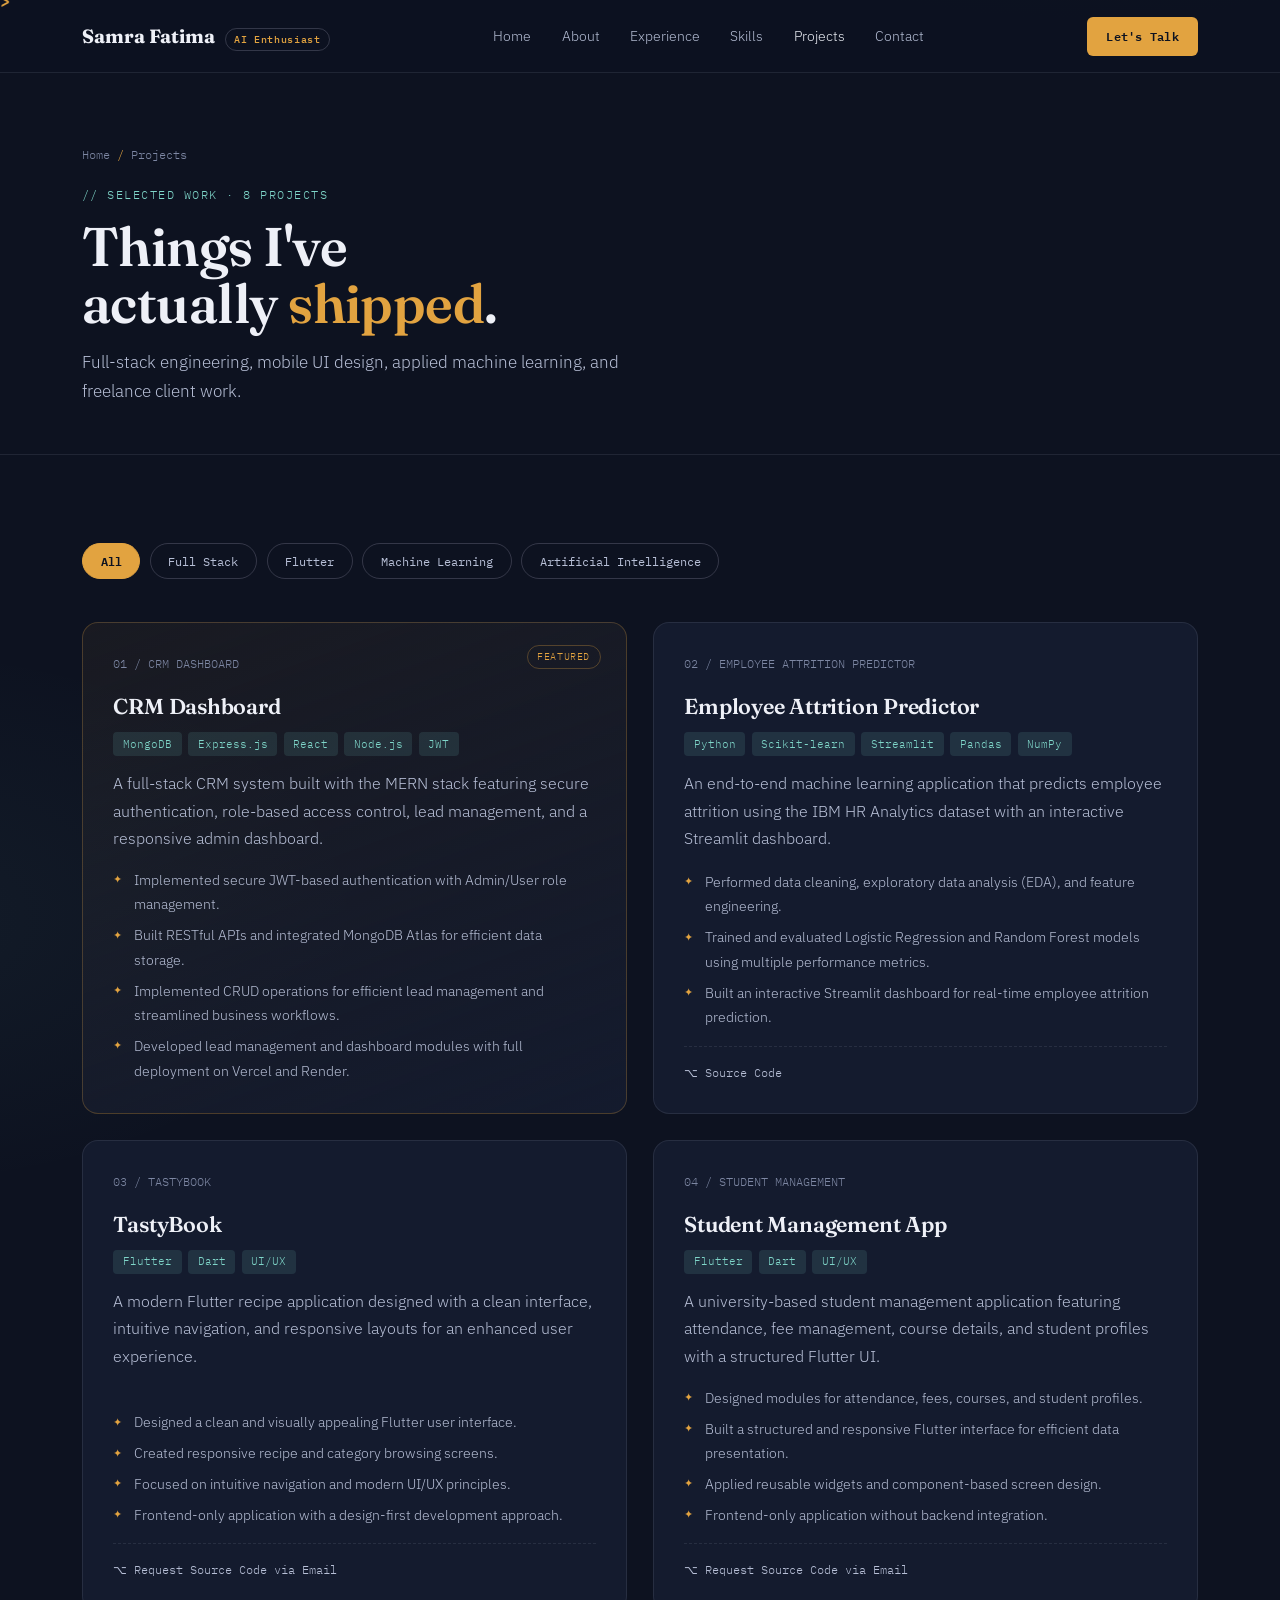
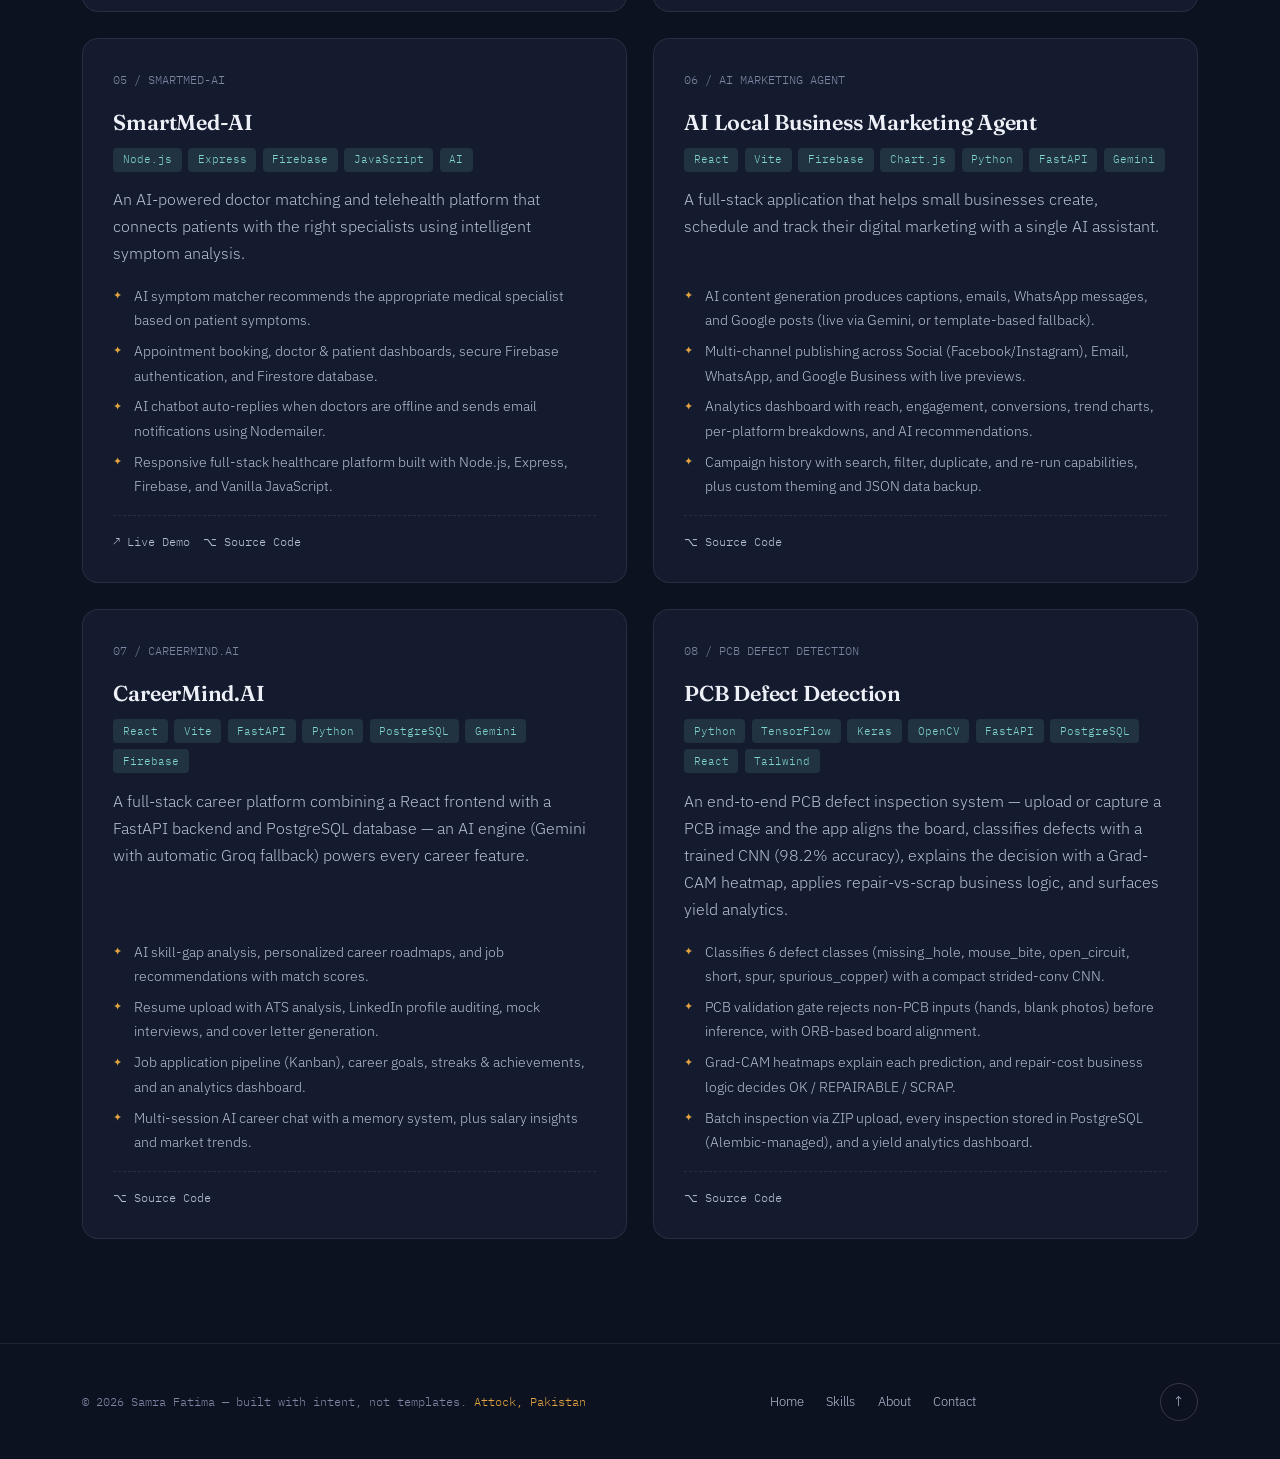
<file: projects.html>
<!DOCTYPE html>
<html lang="en">
<head>
<meta charset="UTF-8" />
<meta name="viewport" content="width=device-width, initial-scale=1.0" />
<title>Projects · Samra Fatima</title>
<link rel="preconnect" href="https://fonts.googleapis.com" />
<link rel="preconnect" href="https://fonts.gstatic.com" crossorigin />
<link href="https://fonts.googleapis.com/css2?family=Fraunces:opsz,wght@9..144,400;9..144,500;9..144,600;9..144,700;9..144,900&family=IBM+Plex+Sans:wght@300;400;500;600;700&family=IBM+Plex+Mono:wght@400;500;600&display=swap" rel="stylesheet" />
<link rel="stylesheet" href="assets/style.css" />
</head>
<body>

<div id="loader">
  <div class="loader-mark">Samra <em>Fatima</em></div>
  <div class="loader-bar"><div class="loader-fill"></div></div>
  <div class="loader-status mono">pulling repos...</div>
</div>
<div id="cursor-glyph"></div>
<canvas id="cursor-trail"></canvas>

<header>
  <nav class="wrap">
    <a href="index.html" class="brand">Samra Fatima <span>AI Enthusiast</span></a>
    <ul class="nav-links">
      <li><a href="index.html">Home</a></li>
      <li><a href="about.html">About</a></li>
      <li><a href="experience.html">Experience</a></li>
      <li><a href="skills.html">Skills</a></li>
      <li><a href="projects.html">Projects</a></li>
      <li><a href="contact.html">Contact</a></li>
    </ul>
    <a class="nav-cta" href="contact.html">Let's Talk</a>
    <button class="nav-toggle" id="nav-toggle" aria-label="Toggle menu">
      <span></span><span></span><span></span>
    </button>
  </nav>
</header>
<div class="nav-overlay" id="nav-overlay"></div>

<section class="page-banner">
  <div class="wrap">
    <div class="crumb">Home <span>/</span> Projects</div>
    <div class="kicker">// Selected Work · 8 Projects</div>
    <h1>Things I've<br>actually <em>shipped</em>.</h1>
    <p>Full-stack engineering, mobile UI design, applied machine learning, and freelance client work.</p>
  </div>
</section>

<section>
  <div class="wrap">
    <div class="filter-bar" data-reveal="1">
    
      <button type="button" class="filter-btn active" data-filter="all">
        All
      </button>
    
      <button type="button" class="filter-btn" data-filter="mern">
        Full Stack
      </button>
    
      <button type="button" class="filter-btn" data-filter="flutter">
        Flutter
      </button>
    
      <button type="button" class="filter-btn" data-filter="ml">
        Machine Learning
      </button>
    
      <button type="button" class="filter-btn" data-filter="ai">
        Artificial Intelligence
      </button>
    
    </div>
    <div class="project-grid">

      <div class="p-card featured" id="p1" data-tags="mern" data-reveal="1">
        <span class="p-featured-tag">Featured</span>
      
        <div class="p-index mono">01 / CRM DASHBOARD</div>
      
        <h3>CRM Dashboard</h3>
      
        <div class="p-stack">
          <span>MongoDB</span>
          <span>Express.js</span>
          <span>React</span>
          <span>Node.js</span>
          <span>JWT</span>
        </div>
      
        <p>
          A full-stack CRM system built with the MERN stack featuring secure authentication,
          role-based access control, lead management, and a responsive admin dashboard.
        </p>
      
        <ul>
          <li>Implemented secure JWT-based authentication with Admin/User role management.</li>
          <li>Built RESTful APIs and integrated MongoDB Atlas for efficient data storage.</li>
          <li>Implemented CRUD operations for efficient lead management and streamlined business workflows.</li>
          <li>Developed lead management and dashboard modules with full deployment on Vercel and Render.</li>
        </ul>
      
      </div>

      <div class="p-card" id="p2" data-tags="ml" data-reveal="2">
        <div class="p-index mono">02 / EMPLOYEE ATTRITION PREDICTOR</div>
      
        <h3>Employee Attrition Predictor</h3>
      
        <div class="p-stack">
          <span>Python</span>
          <span>Scikit-learn</span>
          <span>Streamlit</span>
          <span>Pandas</span>
          <span>NumPy</span>
        </div>
      
        <p>
          An end-to-end machine learning application that predicts employee attrition
          using the IBM HR Analytics dataset with an interactive Streamlit dashboard.
        </p>
      
        <ul>
          <li>Performed data cleaning, exploratory data analysis (EDA), and feature engineering.</li>
          <li>Trained and evaluated Logistic Regression and Random Forest models using multiple performance metrics.</li>
          <li>Built an interactive Streamlit dashboard for real-time employee attrition prediction.</li>
        </ul>
      
        <div class="p-links">        
          <a href="https://github.com/Samra-ca/ctpl-aiml-internship/tree/main/week-3/project-1/employee-attrition-predictor"
            target="_blank" rel="noopener noreferrer" data-cursor="">
            ⌥ Source Code
          </a>
        </div>
      </div>

      <div class="p-card" id="p3" data-tags="flutter" data-reveal="3">
        <div class="p-index mono">03 / TASTYBOOK</div>
      
        <h3>TastyBook</h3>
      
        <div class="p-stack">
          <span>Flutter</span>
          <span>Dart</span>
          <span>UI/UX</span>
        </div>
      
        <p>
          A modern Flutter recipe application designed with a clean interface,
          intuitive navigation, and responsive layouts for an enhanced user experience.
        </p>
      
        <ul>
          <li>Designed a clean and visually appealing Flutter user interface.</li>
          <li>Created responsive recipe and category browsing screens.</li>
          <li>Focused on intuitive navigation and modern UI/UX principles.</li>
          <li>Frontend-only application with a design-first development approach.</li>
        </ul>
      
        <div class="p-links">
          <a href="mailto:sminhas1405@gmail.com?subject=Request%20for%20TastyBook%20Source%20Code" data-cursor="">
            ⌥ Request Source Code via Email
          </a>
        </div>
      </div>

      <div class="p-card" id="p4" data-tags="flutter" data-reveal="4">
        <div class="p-index mono">04 / STUDENT MANAGEMENT</div>
      
        <h3>Student Management App</h3>
      
        <div class="p-stack">
          <span>Flutter</span>
          <span>Dart</span>
          <span>UI/UX</span>
        </div>
      
        <p>
          A university-based student management application featuring attendance,
          fee management, course details, and student profiles with a structured Flutter UI.
        </p>
      
        <ul>
          <li>Designed modules for attendance, fees, courses, and student profiles.</li>
          <li>Built a structured and responsive Flutter interface for efficient data presentation.</li>
          <li>Applied reusable widgets and component-based screen design.</li>
          <li>Frontend-only application without backend integration.</li>
        </ul>
      
        <div class="p-links">
          <a href="mailto:sminhas1405@gmail.com?subject=Request%20for%20Student%20Management%20App%20Source%20Code"
            data-cursor="">
            ⌥ Request Source Code via Email
          </a>
        </div>
      </div>

      <div class="p-card" id="p5" data-tags="mern,ai,healthcare" data-reveal="5">
        <div class="p-index mono">05 / SMARTMED-AI</div>
      
        <h3>SmartMed-AI</h3>
      
        <div class="p-stack">
          <span>Node.js</span>
          <span>Express</span>
          <span>Firebase</span>
          <span>JavaScript</span>
          <span>AI</span>
        </div>
      
        <p>
          An AI-powered doctor matching and telehealth platform that connects patients
          with the right specialists using intelligent symptom analysis.
        </p>
      
        <ul>
          <li>AI symptom matcher recommends the appropriate medical specialist based on patient symptoms.</li>
          <li>Appointment booking, doctor & patient dashboards, secure Firebase authentication, and Firestore database.</li>
          <li>AI chatbot auto-replies when doctors are offline and sends email notifications using Nodemailer.</li>
          <li>Responsive full-stack healthcare platform built with Node.js, Express, Firebase, and Vanilla JavaScript.</li>
        </ul>
      
        <div class="p-links">
          <a href="https://smart-med-ai.vercel.app/" target="_blank" rel="noopener noreferrer">
            ↗ Live Demo
          </a>
      
          <a href="https://github.com/Samra-ca/SmartMed-AI" target="_blank" rel="noopener noreferrer">
            ⌥ Source Code
          </a>
        </div>
      </div>

      <div class="p-card" id="p6" data-tags="ai" data-reveal="6">
        <div class="p-index mono">06 / AI MARKETING AGENT</div>
      
        <h3>AI Local Business Marketing Agent</h3>
      
        <div class="p-stack">
          <span>React</span>
          <span>Vite</span>
          <span>Firebase</span>
          <span>Chart.js</span>
          <span>Python</span>
          <span>FastAPI</span>
          <span>Gemini</span>
        </div>
      
        <p>
          A full-stack application that helps small businesses create, schedule and
          track their digital marketing with a single AI assistant.
        </p>
      
        <ul>
          <li>AI content generation produces captions, emails, WhatsApp messages, and Google posts (live via Gemini, or template-based fallback).</li>
          <li>Multi-channel publishing across Social (Facebook/Instagram), Email, WhatsApp, and Google Business with live previews.</li>
          <li>Analytics dashboard with reach, engagement, conversions, trend charts, per-platform breakdowns, and AI recommendations.</li>
          <li>Campaign history with search, filter, duplicate, and re-run capabilities, plus custom theming and JSON data backup.</li>
        </ul>
      
        <div class="p-links">
          <a href="https://github.com/Samra-ca/Business-Marketing-Agent" target="_blank" rel="noopener noreferrer">
            ⌥ Source Code
          </a>
        </div>
      </div>

      <div class="p-card" id="p7" data-tags="mern,ai" data-reveal="7">
        <div class="p-index mono">07 / CAREERMIND.AI</div>
      
        <h3>CareerMind.AI</h3>
      
        <div class="p-stack">
          <span>React</span>
          <span>Vite</span>
          <span>FastAPI</span>
          <span>Python</span>
          <span>PostgreSQL</span>
          <span>Gemini</span>
          <span>Firebase</span>
        </div>
      
        <p>
          A full-stack career platform combining a React frontend with a FastAPI
          backend and PostgreSQL database — an AI engine (Gemini with automatic
          Groq fallback) powers every career feature.
        </p>
      
        <ul>
          <li>AI skill-gap analysis, personalized career roadmaps, and job recommendations with match scores.</li>
          <li>Resume upload with ATS analysis, LinkedIn profile auditing, mock interviews, and cover letter generation.</li>
          <li>Job application pipeline (Kanban), career goals, streaks & achievements, and an analytics dashboard.</li>
          <li>Multi-session AI career chat with a memory system, plus salary insights and market trends.</li>
        </ul>
      
        <div class="p-links">
          <a href="https://github.com/Samra-ca/CareerMind-AI" target="_blank" rel="noopener noreferrer">
            ⌥ Source Code
          </a>
        </div>
      </div>

      <div class="p-card" id="p8" data-tags="ml,ai" data-reveal="8">
        <div class="p-index mono">08 / PCB DEFECT DETECTION</div>
      
        <h3>PCB Defect Detection</h3>
      
        <div class="p-stack">
          <span>Python</span>
          <span>TensorFlow</span>
          <span>Keras</span>
          <span>OpenCV</span>
          <span>FastAPI</span>
          <span>PostgreSQL</span>
          <span>React</span>
          <span>Tailwind</span>
        </div>
      
        <p>
          An end-to-end PCB defect inspection system — upload or capture a PCB image
          and the app aligns the board, classifies defects with a trained CNN (98.2%
          accuracy), explains the decision with a Grad-CAM heatmap, applies
          repair-vs-scrap business logic, and surfaces yield analytics.
        </p>
      
        <ul>
          <li>Classifies 6 defect classes (missing_hole, mouse_bite, open_circuit, short, spur, spurious_copper) with a compact strided-conv CNN.</li>
          <li>PCB validation gate rejects non-PCB inputs (hands, blank photos) before inference, with ORB-based board alignment.</li>
          <li>Grad-CAM heatmaps explain each prediction, and repair-cost business logic decides OK / REPAIRABLE / SCRAP.</li>
          <li>Batch inspection via ZIP upload, every inspection stored in PostgreSQL (Alembic-managed), and a yield analytics dashboard.</li>
        </ul>
      
        <div class="p-links">
          <a href="https://github.com/Samra-ca/PCB-Defect-Detection-System" target="_blank" rel="noopener noreferrer">
            ⌥ Source Code
          </a>
        </div>
      </div>

    </div>
  </div>
</section>

<footer>
  <div class="wrap footer-grid">
    <div class="footnote">© 2026 Samra Fatima — built with intent, not templates. <span class="accent">Attock, Pakistan</span></div>
    <div class="footer-nav">
      <a href="index.html">Home</a>
      <a href="skills.html">Skills</a>
      <a href="about.html">About</a>
      <a href="contact.html">Contact</a>
    </div>
    <a href="#" id="to-top" data-cursor="Top">↑</a>
  </div>
</footer>

<script src="assets/script.js"></script>
</body>
</html>
</file>
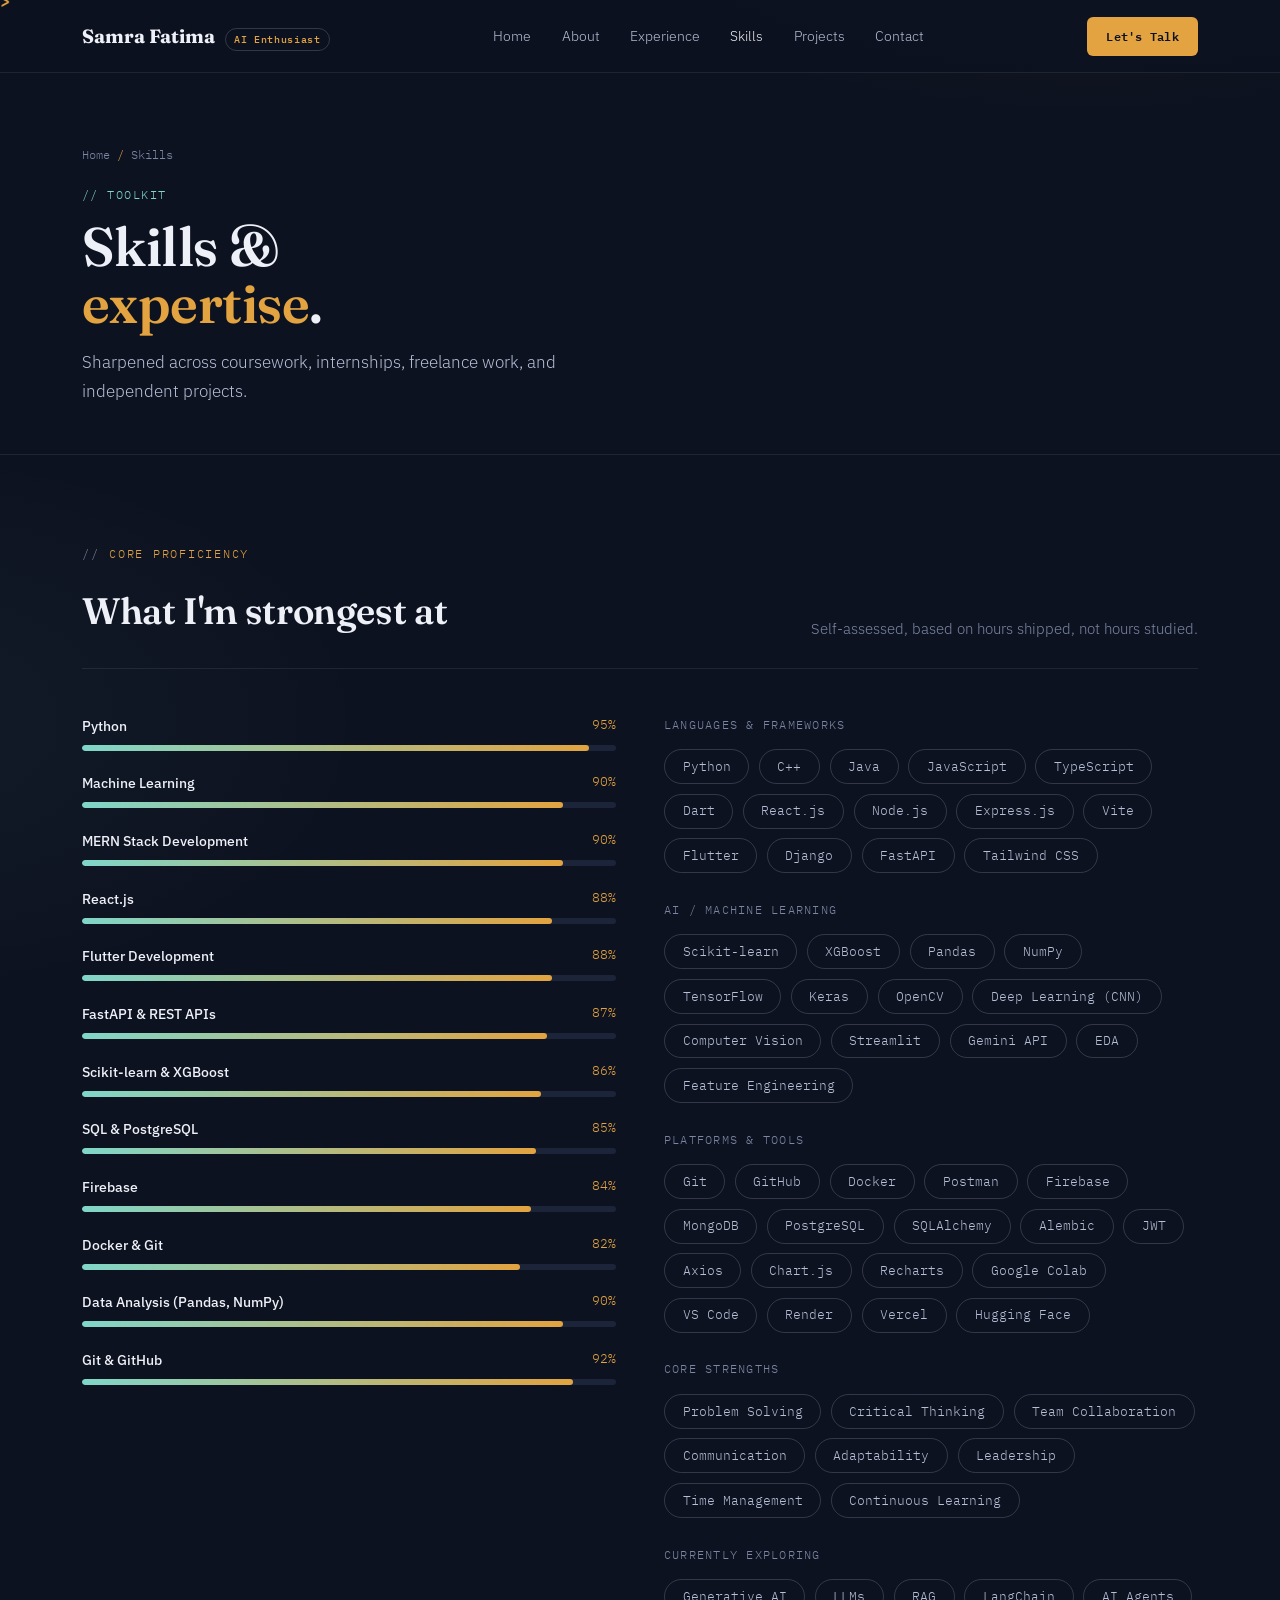
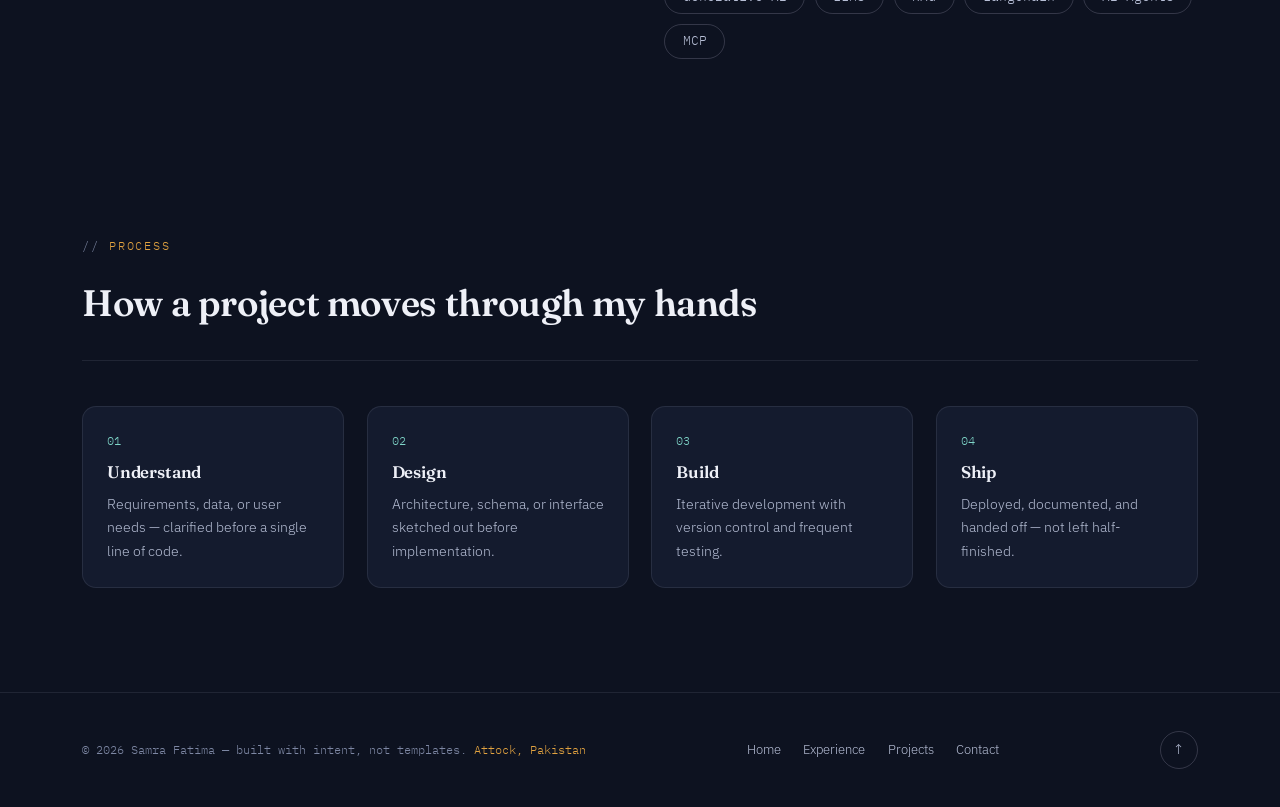
<file: skills.html>
<!DOCTYPE html>
<html lang="en">
<head>
<meta charset="UTF-8" />
<meta name="viewport" content="width=device-width, initial-scale=1.0" />
<title>Skills · Samra Fatima</title>
<link rel="preconnect" href="https://fonts.googleapis.com" />
<link rel="preconnect" href="https://fonts.gstatic.com" crossorigin />
<link href="https://fonts.googleapis.com/css2?family=Fraunces:opsz,wght@9..144,400;9..144,500;9..144,600;9..144,700;9..144,900&family=IBM+Plex+Sans:wght@300;400;500;600;700&family=IBM+Plex+Mono:wght@400;500;600&display=swap" rel="stylesheet" />
<link rel="stylesheet" href="assets/style.css" />
</head>
<body>

<div id="loader">
  <div class="loader-mark">Samra <em>Fatima</em></div>
  <div class="loader-bar"><div class="loader-fill"></div></div>
  <div class="loader-status mono">indexing skills...</div>
</div>
<div id="cursor-glyph"></div>
<canvas id="cursor-trail"></canvas>

<header>
  <nav class="wrap">
    <a href="index.html" class="brand">Samra Fatima <span>AI Enthusiast</span></a>
    <ul class="nav-links">
      <li><a href="index.html">Home</a></li>
      <li><a href="about.html">About</a></li>
      <li><a href="experience.html">Experience</a></li>
      <li><a href="skills.html">Skills</a></li>
      <li><a href="projects.html">Projects</a></li>
      <li><a href="contact.html">Contact</a></li>
    </ul>
    <a class="nav-cta" href="contact.html">Let's Talk</a>
    <button class="nav-toggle" id="nav-toggle" aria-label="Toggle menu">
      <span></span><span></span><span></span>
    </button>
  </nav>
</header>
<div class="nav-overlay" id="nav-overlay"></div>

<section class="page-banner">
  <div class="wrap">
    <div class="crumb">Home <span>/</span> Skills</div>
    <div class="kicker">// Toolkit</div>
    <h1>Skills &amp;<br><em>expertise</em>.</h1>
    <p>Sharpened across coursework, internships, freelance work, and independent projects.</p>
  </div>
</section>

<section>
  <div class="wrap">
    <div class="section-head" data-reveal="1">
      <div>
        <div class="eyebrow">Core Proficiency</div>
        <h2>What I'm strongest at</h2>
      </div>
      <div class="sub">Self-assessed, based on hours shipped, not hours studied.</div>
    </div>

    <div class="skills-layout">
      <div data-reveal="1">
        <div class="bar-row">
          <div class="bar-label"><span class="name">Python</span><span class="pct">95%</span></div>
          <div class="bar-track">
            <div class="bar-fill" style="--target:95%"></div>
          </div>
        </div>
      
        <div class="bar-row">
          <div class="bar-label"><span class="name">Machine Learning</span><span class="pct">90%</span></div>
          <div class="bar-track">
            <div class="bar-fill" style="--target:90%"></div>
          </div>
        </div>
      
        <div class="bar-row">
          <div class="bar-label"><span class="name">MERN Stack Development</span><span class="pct">90%</span></div>
          <div class="bar-track">
            <div class="bar-fill" style="--target:90%"></div>
          </div>
        </div>
      
        <div class="bar-row">
          <div class="bar-label"><span class="name">React.js</span><span class="pct">88%</span></div>
          <div class="bar-track">
            <div class="bar-fill" style="--target:88%"></div>
          </div>
        </div>
      
        <div class="bar-row">
          <div class="bar-label"><span class="name">Flutter Development</span><span class="pct">88%</span></div>
          <div class="bar-track">
            <div class="bar-fill" style="--target:88%"></div>
          </div>
        </div>
      
        <div class="bar-row">
          <div class="bar-label"><span class="name">FastAPI & REST APIs</span><span class="pct">87%</span></div>
          <div class="bar-track">
            <div class="bar-fill" style="--target:87%"></div>
          </div>
        </div>
      
        <div class="bar-row">
          <div class="bar-label"><span class="name">Scikit-learn & XGBoost</span><span class="pct">86%</span></div>
          <div class="bar-track">
            <div class="bar-fill" style="--target:86%"></div>
          </div>
        </div>
      
        <div class="bar-row">
          <div class="bar-label"><span class="name">SQL & PostgreSQL</span><span class="pct">85%</span></div>
          <div class="bar-track">
            <div class="bar-fill" style="--target:85%"></div>
          </div>
        </div>
      
        <div class="bar-row">
          <div class="bar-label"><span class="name">Firebase</span><span class="pct">84%</span></div>
          <div class="bar-track">
            <div class="bar-fill" style="--target:84%"></div>
          </div>
        </div>
      
        <div class="bar-row">
          <div class="bar-label"><span class="name">Docker & Git</span><span class="pct">82%</span></div>
          <div class="bar-track">
            <div class="bar-fill" style="--target:82%"></div>
          </div>
        </div>
      
        <div class="bar-row">
          <div class="bar-label"><span class="name">Data Analysis (Pandas, NumPy)</span><span class="pct">90%</span></div>
          <div class="bar-track">
            <div class="bar-fill" style="--target:90%"></div>
          </div>
        </div>
      
        <div class="bar-row">
          <div class="bar-label"><span class="name">Git & GitHub</span><span class="pct">92%</span></div>
          <div class="bar-track">
            <div class="bar-fill" style="--target:92%"></div>
          </div>
        </div>
      </div>

      <div data-reveal="2">
        <div class="skill-block-title">Languages &amp; Frameworks</div>
        <div class="tag-cloud">
          <span class="tag">Python</span>
          <span class="tag">C++</span>
          <span class="tag">Java</span>
          <span class="tag">JavaScript</span>
          <span class="tag">TypeScript</span>
          <span class="tag">Dart</span>
          <span class="tag">React.js</span>
          <span class="tag">Node.js</span>
          <span class="tag">Express.js</span>
          <span class="tag">Vite</span>
          <span class="tag">Flutter</span>
          <span class="tag">Django</span>
          <span class="tag">FastAPI</span>
          <span class="tag">Tailwind CSS</span>
        </div>
      
        <div class="skill-block-title">AI / Machine Learning</div>
        <div class="tag-cloud">
          <span class="tag">Scikit-learn</span>
          <span class="tag">XGBoost</span>
          <span class="tag">Pandas</span>
          <span class="tag">NumPy</span>
          <span class="tag">TensorFlow</span>
          <span class="tag">Keras</span>
          <span class="tag">OpenCV</span>
          <span class="tag">Deep Learning (CNN)</span>
          <span class="tag">Computer Vision</span>
          <span class="tag">Streamlit</span>
          <span class="tag">Gemini API</span>
          <span class="tag">EDA</span>
          <span class="tag">Feature Engineering</span>
        </div>
      
        <div class="skill-block-title">Platforms &amp; Tools</div>
        <div class="tag-cloud">
          <span class="tag">Git</span>
          <span class="tag">GitHub</span>
          <span class="tag">Docker</span>
          <span class="tag">Postman</span>
          <span class="tag">Firebase</span>
          <span class="tag">MongoDB</span>
          <span class="tag">PostgreSQL</span>
          <span class="tag">SQLAlchemy</span>
          <span class="tag">Alembic</span>
          <span class="tag">JWT</span>
          <span class="tag">Axios</span>
          <span class="tag">Chart.js</span>
          <span class="tag">Recharts</span>
          <span class="tag">Google Colab</span>
          <span class="tag">VS Code</span>
          <span class="tag">Render</span>
          <span class="tag">Vercel</span>
          <span class="tag">Hugging Face</span>
        </div>
      
        <div class="skill-block-title">Core Strengths</div>
        <div class="tag-cloud">
          <span class="tag">Problem Solving</span>
          <span class="tag">Critical Thinking</span>
          <span class="tag">Team Collaboration</span>
          <span class="tag">Communication</span>
          <span class="tag">Adaptability</span>
          <span class="tag">Leadership</span>
          <span class="tag">Time Management</span>
          <span class="tag">Continuous Learning</span>
        </div>
      
        <div class="skill-block-title">Currently Exploring</div>
        <div class="tag-cloud">
          <span class="tag">Generative AI</span>
          <span class="tag">LLMs</span>
          <span class="tag">RAG</span>
          <span class="tag">LangChain</span>
          <span class="tag">AI Agents</span>
          <span class="tag">MCP</span>
        </div>
      </div>
    </div>
  </div>
</section>

<section>
  <div class="wrap">
    <div class="section-head" data-reveal="1">
      <div>
        <div class="eyebrow">Process</div>
        <h2>How a project moves through my hands</h2>
      </div>
    </div>
    <div class="process-grid">
      <div class="process-card" data-reveal="1">
        <div class="pnum mono">01</div>
        <h4>Understand</h4>
        <p>Requirements, data, or user needs — clarified before a single line of code.</p>
      </div>
      <div class="process-card" data-reveal="2">
        <div class="pnum mono">02</div>
        <h4>Design</h4>
        <p>Architecture, schema, or interface sketched out before implementation.</p>
      </div>
      <div class="process-card" data-reveal="3">
        <div class="pnum mono">03</div>
        <h4>Build</h4>
        <p>Iterative development with version control and frequent testing.</p>
      </div>
      <div class="process-card" data-reveal="4">
        <div class="pnum mono">04</div>
        <h4>Ship</h4>
        <p>Deployed, documented, and handed off — not left half-finished.</p>
      </div>
    </div>
  </div>
</section>

<footer>
  <div class="wrap footer-grid">
    <div class="footnote">© 2026 Samra Fatima — built with intent, not templates. <span class="accent">Attock, Pakistan</span></div>
    <div class="footer-nav">
      <a href="index.html">Home</a>
      <a href="experience.html">Experience</a>
      <a href="projects.html">Projects</a>
      <a href="contact.html">Contact</a>
    </div>
    <a href="#" id="to-top" data-cursor="Top">↑</a>
  </div>
</footer>

<script src="assets/script.js"></script>
</body>
</html>
</file>
<file: assets/style.css>
/* =========================================================
   SAMRA FATIMA — PORTFOLIO DESIGN SYSTEM
   ========================================================= */
:root{
  --bg-0:#0d1220;
  --bg-1:#141b2e;
  --bg-2:#1b2439;
  --bg-3:#222d45;
  --line:rgba(232,224,255,0.09);
  --line-strong:rgba(232,224,255,0.18);
  --ink-0:#eef0f7;
  --ink-1:#b7bfd6;
  --ink-2:#7d87a3;
  --amber:#e2a340;
  --amber-soft:rgba(226,163,64,0.14);
  --cyan:#7fd6c9;
  --cyan-soft:rgba(127,214,201,0.12);
  --ease:cubic-bezier(.16,.84,.44,1);
}
*{
  margin:0;
  padding:0;
  box-sizing:border-box;
  max-width: 100%;
  scrollbar-width: none;
  -ms-overflow-style: none;
}
*::-webkit-scrollbar{
  display: none;
}
html{
  scroll-behavior:smooth;
  overflow-x: clip;
  scrollbar-width: none;
  -ms-overflow-style: none;
}
html::-webkit-scrollbar{
  display: none;
}
body{
  background:
    radial-gradient(1100px 600px at 85% -10%, rgba(226,163,64,0.07), transparent 60%),
    radial-gradient(900px 500px at -10% 30%, rgba(127,214,201,0.05), transparent 55%),
    var(--bg-0);
  color:var(--ink-1);
  font-family:'IBM Plex Sans', sans-serif;
  font-weight:300;
  line-height:1.7;
  -webkit-font-smoothing:antialiased;
  overflow-x: clip;
  opacity:0;
  animation: pageIn .6s var(--ease) .15s forwards;
}
@keyframes pageIn{ to{ opacity:1; } }
body.page-exit{ animation: pageOut .35s var(--ease) forwards; }
@keyframes pageOut{ to{ opacity:0; transform:translateY(-8px); } }

.mono{font-family:'IBM Plex Mono', monospace;}
h1,h2,h3,h4{font-family:'Fraunces', serif; color:var(--ink-0); font-weight:600; letter-spacing:-0.01em;}
a{color:inherit; text-decoration:none;}
ul{list-style:none;}
.wrap{
  max-width:1180px;
  margin:0 auto;
  padding:0 2rem;
  width: 100%;
  overflow-x: hidden;
}
img{max-width:100%; display:block;}

::selection{ background:var(--amber); color:var(--bg-0); }

/* ---------- CUSTOM CURSOR : code-bracket + spark trail ---------- */
@media (hover:hover) and (pointer:fine){
  body{ cursor:none; }
  a, button, .tag, .p-card, .contact-card, .cert-item, .filter-btn{ cursor:none; }
}
#cursor-trail{
  position:fixed; inset:0; z-index:9997; pointer-events:none; width:100%; height:100%;
}
#cursor-glyph{
  position:fixed; top:0; left:0; z-index:9999; pointer-events:none;
  display:flex; align-items:center; gap:3px;
  font-family:'IBM Plex Mono', monospace; font-weight:600;
  will-change:transform;
}
#cursor-glyph .br{
  font-size:1.05rem; color:var(--amber); line-height:1;
  transition:transform .35s var(--ease), color .25s;
}
#cursor-glyph .br.l{ transform:translateX(3px); }
#cursor-glyph .br.r{ transform:translateX(-3px); }
#cursor-glyph .lbl{
  font-size:0.58rem; letter-spacing:0.1em; text-transform:uppercase; color:var(--cyan);
  opacity:0; transform:scale(0.7); white-space:nowrap; transition:opacity .25s, transform .25s;
}
#cursor-glyph.grow .br.l{ transform:translateX(-9px); color:var(--cyan); }
#cursor-glyph.grow .br.r{ transform:translateX(9px); color:var(--cyan); }
#cursor-glyph.grow .lbl{ opacity:1; transform:scale(1); }
#cursor-glyph.click .br{ color:var(--ink-0); }
@media (hover:none), (pointer:coarse){
  #cursor-glyph, #cursor-trail{ display:none; }
}

/* ---------- PRELOADER ---------- */
#loader{
  position:fixed; inset:0; z-index:10000; background:var(--bg-0);
  display:flex; flex-direction:column; align-items:center; justify-content:center;
  gap:1rem;
  transition:opacity .5s var(--ease), visibility .5s var(--ease);
}
#loader.hide{ opacity:0; visibility:hidden; }
.loader-mark{
  font-family:'Fraunces', serif; font-size:1.4rem; color:var(--ink-0); letter-spacing:-0.01em;
}
.loader-mark em{ color:var(--amber); font-style:normal; }
.loader-bar{
  width:180px; height:2px; background:var(--bg-2); border-radius:2px; overflow:hidden;
}
.loader-fill{
  height:100%; width:0%; background:linear-gradient(90deg,var(--cyan),var(--amber));
  animation:loaderFill 1s var(--ease) forwards;
}
@keyframes loaderFill{ to{ width:100%; } }
.loader-status{
  font-family:'IBM Plex Mono', monospace; font-size:0.68rem; color:var(--ink-2); letter-spacing:0.08em;
}

/* ---------- NAV ---------- */
header{
  position:sticky; top:0; z-index:500;
  backdrop-filter:blur(14px);
  background:rgba(13,18,32,0.75);
  border-bottom:1px solid var(--line);
}
nav.wrap{
  display:flex; align-items:center; justify-content:space-between;
  padding:1.05rem 2rem;
}
.brand{
  display:flex; align-items:baseline; gap:0.6rem;
  font-family:'Fraunces', serif; font-size:1.2rem; font-weight:700; color:var(--ink-0);
}
.brand span{
  font-family:'IBM Plex Mono', monospace;
  font-size:0.64rem; color:var(--amber); font-weight:500;
  border:1px solid var(--line-strong); border-radius:20px; padding:0.12rem 0.55rem;
  letter-spacing:0.06em;
}
.nav-links{
  display:flex; gap:1.9rem; font-size:0.85rem;
  max-width: 100%;
  overflow-x: hidden;
}
.nav-links a{
  color:var(--ink-1); position:relative; padding-bottom:4px; transition:color .2s;
}
.nav-links a:hover, .nav-links a.active{ color:var(--ink-0); }
.nav-links a::after{
  content:""; position:absolute; left:0; bottom:0; width:0; height:1px; background:var(--amber);
  transition:width .25s var(--ease);
}
.nav-links a:hover::after, .nav-links a.active::after{ width:100%; }
.nav-cta{
  font-family:'IBM Plex Mono', monospace; font-size:0.78rem; color:var(--bg-0);
  background:var(--amber); padding:0.55rem 1.2rem; border-radius:6px;
  font-weight:600; letter-spacing:0.02em; transition:filter .2s, transform .2s;
}
.nav-cta:hover{ filter:brightness(1.1); transform:translateY(-1px); }
.nav-toggle{
  display:none; background:none; border:1px solid var(--line-strong); border-radius:6px;
  width:40px; height:38px; align-items:center; justify-content:center; flex-direction:column; gap:4px;
}
.nav-toggle span{ display:block; width:18px; height:2px; background:var(--ink-0); border-radius:2px; transition:transform .3s var(--ease), opacity .2s; }
.nav-toggle.open span:nth-child(1){ transform:translateY(6px) rotate(45deg); }
.nav-toggle.open span:nth-child(2){ opacity:0; }
.nav-toggle.open span:nth-child(3){ transform:translateY(-6px) rotate(-45deg); }
.nav-overlay{
  position:fixed; inset:0; background:rgba(6,9,16,0.6); backdrop-filter:blur(2px);
  z-index:399; opacity:0; visibility:hidden; transition:opacity .3s var(--ease), visibility .3s var(--ease);
}
.nav-overlay.open{ opacity:1; visibility:visible; }

/* ---------- EYEBROW ---------- */
.eyebrow{
  font-family:'IBM Plex Mono', monospace; font-size:0.78rem; letter-spacing:0.14em;
  text-transform:uppercase; color:var(--amber); display:flex; align-items:center; gap:0.6rem;
  margin-bottom:1rem;
}
.eyebrow::before{content:"//"; color:var(--ink-2);}

/* ---------- REVEAL ---------- */
[data-reveal]{ opacity:0; transform:translateY(24px); transition:opacity .7s var(--ease), transform .7s var(--ease); }
[data-reveal].in{ opacity:1; transform:translateY(0); }
[data-reveal="1"]{ transition-delay:.05s; }
[data-reveal="2"]{ transition-delay:.15s; }
[data-reveal="3"]{ transition-delay:.25s; }
[data-reveal="4"]{ transition-delay:.35s; }

/* ---------- PAGE HERO BANNER (subpages) ---------- */
.page-banner{
  padding:4.5rem 0 3rem; border-bottom:1px solid var(--line); position:relative; overflow:hidden;
}
.page-banner .kicker{ font-family:'IBM Plex Mono', monospace; font-size:0.78rem; color:var(--cyan); letter-spacing:0.12em; text-transform:uppercase; margin-bottom:0.8rem; }
.page-banner h1{ font-size:3.4rem; line-height:1.05; max-width:32rem; }
.page-banner h1 em{ color:var(--amber); font-style:normal; }
.page-banner p{ font-size:1.05rem; color:var(--ink-1); max-width:34rem; margin-top:1rem; }
.crumb{ font-family:'IBM Plex Mono', monospace; font-size:0.72rem; color:var(--ink-2); margin-bottom:1.2rem; }
.crumb span{ color:var(--amber); }

/* ---------- HERO (home) ---------- */
.hero{ position:relative; overflow:hidden; padding:6rem 0 5rem; border-bottom:1px solid var(--line); }
#node-canvas{ position:absolute; inset:0; width:100%; height:100%; opacity:0.55; }
.hero-grid{ position:relative; z-index:2; display:grid; grid-template-columns:1.5fr 1fr; gap:3rem; align-items:end; }
.hero h1{ font-size:4.4rem; line-height:1; margin-bottom:1.1rem; }
.hero h1 em{ color:var(--amber); font-style:normal; }
.hero .lede{ font-size:1.1rem; color:var(--ink-1); max-width:34rem; font-weight:300; }
.terminal-line{ margin-top:1.6rem; font-family:'IBM Plex Mono', monospace; font-size:1rem; color:var(--cyan); display:flex; align-items:center; gap:0.15rem; }
.terminal-line .prompt{ color:var(--amber); }
.cursor-blink{ display:inline-block; width:9px; height:1.1em; background:var(--cyan); margin-left:2px; animation:blink 1s steps(1) infinite; }
@keyframes blink{50%{opacity:0;}}
.hero-stats{ display:flex; flex-direction:column; gap:1.3rem; border-left:1px solid var(--line); padding-left:2rem; }
.stat .num{ font-family:'Fraunces', serif; font-size:2rem; color:var(--ink-0); font-weight:700; }
.stat .label{ font-family:'IBM Plex Mono', monospace; font-size:0.7rem; color:var(--ink-2); letter-spacing:0.08em; text-transform:uppercase; }
.hero-actions{ display:flex; gap:0.9rem; margin-top:2.2rem; flex-wrap:wrap; }
.btn{
  font-family:'IBM Plex Mono', monospace; font-size:0.85rem; padding:0.75rem 1.4rem;
  border-radius:6px; letter-spacing:0.01em; transition:all .25s var(--ease);
  display:inline-flex; align-items:center; gap:0.5rem; border:1px solid transparent;
}
.btn-primary{ background:var(--amber); color:var(--bg-0); font-weight:600; }
.btn-primary:hover{ filter:brightness(1.1); transform:translateY(-2px); }
.btn-ghost{ border-color:var(--line-strong); color:var(--ink-0); }
.btn-ghost:hover{ border-color:var(--cyan); color:var(--cyan); transform:translateY(-2px); }
.scroll-cue{
  position:absolute; bottom:1.6rem; left:50%; transform:translateX(-50%); z-index:2;
  font-family:'IBM Plex Mono', monospace; font-size:0.65rem; color:var(--ink-2); letter-spacing:0.1em;
  display:flex; flex-direction:column; align-items:center; gap:0.5rem; text-transform:uppercase;
}
.scroll-cue .line{ width:1px; height:26px; background:linear-gradient(var(--amber), transparent); animation:scrollcue 1.8s ease-in-out infinite; }
@keyframes scrollcue{ 0%{transform:scaleY(0); transform-origin:top;} 50%{transform:scaleY(1); transform-origin:top;} 51%{transform-origin:bottom;} 100%{transform:scaleY(0); transform-origin:bottom;} }

/* ---------- SECTION shell ---------- */
section{ padding:5.5rem 0; }
.section-head{
  display:flex; justify-content:space-between; align-items:flex-end;
  margin-bottom:2.8rem; gap:2rem; flex-wrap:wrap;
  border-bottom:1px solid var(--line); padding-bottom:1.6rem;
}
.section-head h2{ font-size:2.3rem; }
.section-head .sub{ font-size:0.95rem; color:var(--ink-2); max-width:26rem; }
.section-link{
  font-family:'IBM Plex Mono', monospace; font-size:0.8rem; color:var(--cyan);
  display:inline-flex; align-items:center; gap:0.4rem; transition:gap .2s, color .2s;
}
.section-link:hover{ gap:0.7rem; color:var(--amber); }

/* ---------- ABOUT ---------- */
.about-grid{ display:grid; grid-template-columns:1.3fr 1fr; gap:3.5rem; align-items:start; }
.about-grid p{ font-size:1.05rem; margin-bottom:1.1rem; }
.about-grid strong{ color:var(--ink-0); font-weight:600; }
.about-card{ background:var(--bg-1); border:1px solid var(--line); border-radius:14px; padding:1.8rem; }
.about-card h4{ font-size:1rem; font-family:'IBM Plex Mono', monospace; text-transform:uppercase; letter-spacing:0.08em; color:var(--amber); margin-bottom:1rem; }
.about-card ul{ display:flex; flex-direction:column; gap:0.7rem; }
.about-card li{ display:flex; justify-content:space-between; font-size:0.92rem; border-bottom:1px dashed var(--line); padding-bottom:0.7rem; }
.about-card li:last-child{ border-bottom:none; padding-bottom:0; }
.about-card li span:first-child{ color:var(--ink-2); }
.about-card li span:last-child{ color:var(--ink-0); font-family:'IBM Plex Mono', monospace; font-size:0.85rem; }

.values-grid{
  display:grid; grid-template-columns:repeat(3,1fr); gap:1.5rem; margin-top:1rem;
  max-width: 100%;
}
.value-card{ background:var(--bg-1); border:1px solid var(--line); border-radius:14px; padding:1.6rem; transition:transform .3s var(--ease), border-color .3s; }
.value-card:hover{ transform:translateY(-4px); border-color:var(--line-strong); }
.value-card .vnum{ font-family:'IBM Plex Mono', monospace; font-size:0.72rem; color:var(--amber); margin-bottom:0.6rem; }
.value-card h3{ font-size:1.15rem; margin-bottom:0.5rem; }
.value-card p{ font-size:0.88rem; color:var(--ink-1); }

/* ---------- TIMELINE ---------- */
.timeline{ position:relative; padding-left:2.4rem; }
.timeline::before{ content:""; position:absolute; left:6px; top:6px; bottom:6px; width:1px; background:var(--line-strong); }
.t-item{ position:relative; margin-bottom:2.6rem; }
.t-item:last-child{ margin-bottom:0; }
.t-item::before{ content:""; position:absolute; left:-2.4rem; top:0.35rem; width:11px; height:11px; border-radius:50%; background:var(--bg-0); border:2px solid var(--amber); }
.t-item.current::before{ background:var(--amber); box-shadow:0 0 0 4px var(--amber-soft); }
.t-head{ display:flex; flex-wrap:wrap; align-items:baseline; gap:0.7rem; margin-bottom:0.3rem; }
.t-head h3{ font-size:1.35rem; }
.t-date{ font-family:'IBM Plex Mono', monospace; font-size:0.78rem; color:var(--cyan); background:var(--cyan-soft); padding:0.2rem 0.7rem; border-radius:20px; }
.t-org{ font-size:0.92rem; color:var(--ink-2); margin-bottom:0.8rem; }
.t-item ul{ display:flex; flex-direction:column; gap:0.45rem; }
.t-item ul li{ padding-left:1.3rem; position:relative; font-size:0.95rem; }
.t-item ul li::before{ content:"→"; position:absolute; left:0; color:var(--amber); }

/* ---------- SKILLS ---------- */
.skills-layout{
  display:grid; grid-template-columns:1fr 1fr; gap:3rem;
  max-width: 100%;
}
.bar-row{ margin-bottom:1.3rem; }
.bar-label{ display:flex; justify-content:space-between; font-size:0.9rem; margin-bottom:0.4rem; }
.bar-label .name{ color:var(--ink-0); font-weight:500; }
.bar-label .pct{ font-family:'IBM Plex Mono', monospace; color:var(--amber); font-size:0.82rem; }
.bar-track{ height:6px; background:var(--bg-2); border-radius:6px; overflow:hidden; }
.bar-fill{ height:100%; background:linear-gradient(90deg, var(--cyan), var(--amber)); border-radius:6px; width:0%; transition:width 1.3s var(--ease); }
.bar-fill.filled{ width:var(--target); }
.tag-cloud{ display:flex; flex-wrap:wrap; gap:0.6rem; margin-top:0.5rem; }
.tag{
  font-family:'IBM Plex Mono', monospace; font-size:0.8rem; color:var(--ink-1);
  border:1px solid var(--line-strong); padding:0.35rem 1.1rem; border-radius:20px; transition:border-color .2s, color .2s, transform .2s;
}
.tag:hover{ border-color:var(--amber); color:var(--amber); transform:translateY(-2px); }
.skill-block-title{ font-family:'IBM Plex Mono', monospace; font-size:0.78rem; text-transform:uppercase; letter-spacing:0.1em; color:var(--ink-2); margin:1.6rem 0 0.9rem; }
.skill-block-title:first-child{ margin-top:0; }

.process-grid{
  display:grid; grid-template-columns:repeat(4,1fr); gap:1.4rem; margin-top:1rem;
  max-width: 100%;
}
.process-card{ background:var(--bg-1); border:1px solid var(--line); border-radius:14px; padding:1.5rem; }
.process-card .pnum{ font-family:'IBM Plex Mono', monospace; color:var(--cyan); font-size:0.72rem; margin-bottom:0.5rem; }
.process-card h4{ font-size:1.05rem; margin-bottom:0.4rem; }
.process-card p{ font-size:0.85rem; color:var(--ink-1); }

/* ---------- PROJECTS ---------- */
.filter-bar{
  display:flex; flex-wrap:wrap; gap:0.6rem; margin-bottom:2.2rem;
  max-width: 100%;
  overflow-x: auto;
  padding-bottom: 0.5rem;
  -webkit-overflow-scrolling: touch;
}
.filter-btn{
  font-family:'IBM Plex Mono', monospace; font-size:0.78rem; color:var(--ink-1);
  border:1px solid var(--line-strong); padding:0.45rem 1.1rem; border-radius:20px;
  background:transparent; transition:all .2s;
}
.filter-btn:hover{ color:var(--amber); border-color:var(--amber); }
.filter-btn.active{ background:var(--amber); color:var(--bg-0); border-color:var(--amber); font-weight:600; }

.project-grid{
  display:grid; grid-template-columns:repeat(2, 1fr); gap:1.6rem;
  max-width: 100%;
}
.p-card{
  background:var(--bg-1); border:1px solid var(--line); border-radius:16px; padding:1.9rem;
  transition:transform .3s var(--ease), border-color .3s; display:flex; flex-direction:column;
}
a.p-card{ color:inherit; text-decoration:none; cursor:pointer; }
.p-card:hover{ transform:translateY(-5px); border-color:var(--line-strong); }
.p-card.hide{ display:none; }
.p-card.highlight{ border-color:var(--amber); box-shadow:0 0 0 4px var(--amber-soft); }
.p-index{ font-family:'IBM Plex Mono', monospace; font-size:0.78rem; color:var(--ink-2); margin-bottom:0.9rem; }
.p-card h3{ font-size:1.35rem; margin-bottom:0.4rem; }
.p-stack{ display:flex; flex-wrap:wrap; gap:0.4rem; margin-bottom:0.9rem; }
.p-stack span{ font-family:'IBM Plex Mono', monospace; font-size:0.7rem; color:var(--cyan); background:var(--cyan-soft); padding:0.15rem 0.6rem; border-radius:4px; }
.p-card p{ font-size:1rem; color:var(--ink-1); margin-bottom:1rem; }
.p-card ul{ display:flex; flex-direction:column; gap:0.4rem; margin-top:auto; }
.p-card ul li{ font-size:0.9rem; padding-left:1.3rem; position:relative; color:var(--ink-1); }
.p-card ul li::before{ content:"✦"; position:absolute; left:0; color:var(--amber); font-size:0.7rem; top:0.15rem; }

/* ---------- CONTACT ---------- */
.contact-layout{ display:grid; grid-template-columns:1fr 1fr; gap:3rem; align-items:start; }
.contact-form{ display:flex; flex-direction:column; gap:1.1rem; }
.field label{ display:block; font-family:'IBM Plex Mono', monospace; font-size:0.72rem; text-transform:uppercase; letter-spacing:0.08em; color:var(--ink-2); margin-bottom:0.5rem; }
.field input, .field textarea{
  width:100%; background:var(--bg-1); border:1px solid var(--line-strong); border-radius:8px;
  padding:0.85rem 1rem; color:var(--ink-0); font-family:'IBM Plex Sans', sans-serif; font-size:0.95rem;
  transition:border-color .2s;
}
.field input:focus, .field textarea:focus{ outline:none; border-color:var(--amber); }
.field textarea{ resize:vertical; min-height:120px; }
.form-note{ font-family:'IBM Plex Mono', monospace; font-size:0.72rem; color:var(--ink-2); }

.contact-grid{ display:flex; flex-direction:column; gap:1rem; }
.contact-card{
  background:var(--bg-1); border:1px solid var(--line); border-radius:14px; padding:1.5rem 1.7rem;
  display:flex; align-items:center; gap:1.1rem; transition:transform .3s var(--ease), border-color .3s;
}
.contact-card:hover{ transform:translateY(-3px); border-color:var(--line-strong); }
.contact-card .ic{ width:42px; height:42px; border-radius:10px; background:var(--amber-soft); color:var(--amber); display:flex; align-items:center; justify-content:center; font-size:1.1rem; flex-shrink:0; }
.contact-card h4{ font-size:0.95rem; margin-bottom:0.15rem; }
.contact-card p{ font-size:0.85rem; color:var(--ink-2); }
.contact-card a{ font-family:'IBM Plex Mono', monospace; color:var(--cyan); font-size:0.88rem; }
.contact-card a:hover{ color:var(--amber); }
.socials{ display:flex; gap:0.8rem; margin-top:0.5rem; }
.socials a{
  width:40px; height:40px; border-radius:50%; border:1px solid var(--line-strong);
  display:flex; align-items:center; justify-content:center; font-family:'IBM Plex Mono', monospace;
  font-size:0.78rem; color:var(--ink-1); transition:.2s;
}
.socials a:hover{ border-color:var(--amber); color:var(--amber); }

/* ---------- CERT / MISC blocks reused on About & Home ---------- */
.cert-list{ display:flex; flex-direction:column; gap:1rem; }
.cert-list li{ display:flex; gap:0.9rem; align-items:flex-start; font-size:0.95rem; }
.cert-dot{ width:8px; height:8px; border-radius:50%; background:var(--amber); margin-top:0.5rem; flex-shrink:0; }

/* ---------- MARQUEE STRIP ---------- */
.marquee{
  border-bottom:1px solid var(--line); background:var(--bg-1); overflow:hidden; padding:1.1rem 0;
  max-width: 100%;
}
.marquee-track{
  display:flex; gap:3rem; width:max-content; animation:marquee 28s linear infinite;
  will-change: transform;
}
.marquee:hover .marquee-track{ animation-play-state:paused; }
.marquee span{
  font-family:'IBM Plex Mono', monospace; font-size:0.85rem; color:var(--ink-2);
  display:flex; align-items:center; gap:0.6rem; white-space:nowrap;
}
.marquee span::before{ content:"◆"; color:var(--amber); font-size:0.55rem; }
@keyframes marquee{ from{ transform:translateX(0); } to{ transform:translateX(-50%); } }

/* ---------- STATS BAND ---------- */
.stats-band{
  display:grid; grid-template-columns:repeat(4,1fr); gap:1.5rem;
  background:var(--bg-1); border:1px solid var(--line); border-radius:24px; padding:2.6rem 2rem;
  max-width: 100%;
  overflow-x: hidden;
}
.stats-band .sb-item{ text-align:center; border-right:1px solid var(--line); }
.stats-band .sb-item:last-child{ border-right:none; }
.stats-band .sb-num{ font-family:'Fraunces', serif; font-size:2.6rem; color:var(--ink-0); font-weight:700; }
.stats-band .sb-num .accent{ color:var(--amber); }
.stats-band .sb-label{ font-family:'IBM Plex Mono', monospace; font-size:0.68rem; color:var(--ink-2); text-transform:uppercase; letter-spacing:0.08em; margin-top:0.3rem; }

/* ---------- CURRENTLY ---------- */
.currently-grid{
  display:grid; grid-template-columns:repeat(3,1fr); gap:1.4rem;
  max-width: 100%;
}
.currently-card{
  background:var(--bg-1); border:1px solid var(--line); border-radius:14px; padding:1.6rem;
  transition:transform .3s var(--ease), border-color .3s;
}
.currently-card:hover{ transform:translateY(-4px); border-color:var(--line-strong); }
.currently-card .cc-dot{ display:inline-flex; align-items:center; gap:0.5rem; font-family:'IBM Plex Mono', monospace; font-size:0.68rem; text-transform:uppercase; letter-spacing:0.08em; color:var(--cyan); margin-bottom:0.7rem; }
.currently-card .cc-dot i{ width:6px; height:6px; border-radius:50%; background:var(--cyan); box-shadow:0 0 0 3px var(--cyan-soft); animation:pulseDot 2s ease-in-out infinite; }
@keyframes pulseDot{ 0%,100%{opacity:1;} 50%{opacity:0.35;} }
.currently-card h4{ font-size:1.05rem; margin-bottom:0.4rem; }
.currently-card p{ font-size:0.88rem; color:var(--ink-1); }

/* ---------- MINI TIMELINE (home preview) ---------- */
.mini-timeline{ display:flex; flex-direction:column; gap:1.2rem; }
.mini-t-item{
  display:grid; grid-template-columns:130px 1fr; gap:1.4rem; padding:1.2rem 0; border-bottom:1px solid var(--line);
}
.mini-t-item:last-child{ border-bottom:none; }
.mini-t-item .mt-date{ font-family:'IBM Plex Mono', monospace; font-size:0.75rem; color:var(--cyan); }
.mini-t-item h4{ font-size:1.1rem; margin-bottom:0.2rem; }
.mini-t-item p{ font-size:0.88rem; color:var(--ink-1); }

/* ---------- PROJECT CARD LINKS ---------- */
.p-links{ display:flex; gap:0.8rem; margin-top:1rem; padding-top:1rem; border-top:1px dashed var(--line); }
.p-links a{
  font-family:'IBM Plex Mono', monospace; font-size:0.75rem; color:var(--ink-1);
  display:inline-flex; align-items:center; gap:0.35rem; transition:color .2s;
}
.p-links a:hover{ color:var(--amber); }
.p-card.featured{ border-color:rgba(226,163,64,0.25); background:linear-gradient(160deg, rgba(226,163,64,0.06), var(--bg-1)); }
.p-featured-tag{
  position:absolute; top:1.4rem; right:1.6rem; font-family:'IBM Plex Mono', monospace; font-size:0.62rem;
  color:var(--amber); border:1px solid rgba(226,163,64,0.3); padding:0.15rem 0.6rem; border-radius:20px; text-transform:uppercase; letter-spacing:0.06em;
}
.p-card{ position:relative; }

/* ---------- FOOTER ---------- */
footer{ border-top:1px solid var(--line); padding:2.4rem 0; margin-top:1rem; }
.footer-grid{ display:flex; justify-content:space-between; align-items:center; flex-wrap:wrap; gap:1rem; }
.footer-nav{ display:flex; gap:1.4rem; font-size:0.82rem; }
.footer-nav a:hover{ color:var(--amber); }
.footnote{ font-family:'IBM Plex Mono', monospace; font-size:0.75rem; color:var(--ink-2); }
.footnote .accent{ color:var(--amber); }
#to-top{
  width:38px; height:38px; border-radius:50%; border:1px solid var(--line-strong);
  display:flex; align-items:center; justify-content:center; color:var(--ink-1); font-size:0.85rem;
  transition:.25s;
}
#to-top:hover{ border-color:var(--amber); color:var(--amber); transform:translateY(-3px); }

/* ---------- RESPONSIVE ---------- */
@media (max-width:1100px){
  .hero h1{ font-size:3.4rem; }
  .about-grid, .skills-layout, .contact-layout{ grid-template-columns:1fr; }
  .project-grid, .process-grid, .values-grid{ grid-template-columns:1fr 1fr; }
}
@media (max-width:900px){
  .nav-toggle{ display:flex; }
  .nav-links{
    position:fixed; top:0; right:0; height:100vh; width:78%; max-width:320px;
    background:var(--bg-1); border-left:1px solid var(--line-strong);
    flex-direction:column; align-items:flex-start; gap:0;
    padding:6.5rem 2rem 2rem; transform:translateX(100%);
    transition:transform .35s var(--ease); z-index:400; overflow-y:auto;
  }
  .nav-links.open{ transform:translateX(0); }
  .nav-links li{ width:100%; border-bottom:1px solid var(--line); }
  .nav-links a{ display:block; padding:1.1rem 0; font-size:1.05rem; }
  .nav-links a::after{ display:none; }
  .hero-grid{ grid-template-columns:1fr; }
  .hero-stats{ border-left:none; border-top:1px solid var(--line); padding-left:0; padding-top:1.3rem; flex-direction:row; flex-wrap:wrap; gap:2rem; }
}
@media (max-width:700px){
  .wrap{ padding:0 1.3rem; }
  .hero h1, .page-banner h1{ font-size:2.5rem; }
  section{ padding:3.5rem 0; }
  .project-grid, .process-grid, .values-grid{ grid-template-columns:1fr; }
  
  .hero-image img{
    width: 280px;
    height: 280px;
  }
  
  .image-glow{
    width: 320px;
    height: 320px;
  }

  .terminal-line{ font-size: 0.85rem; }

  .hero-stats{ flex-direction: column; gap: 1rem; }
  
  .hero-title .hero-name{ font-size: 3.5rem; }
  .hero-title .hero-text{ font-size: 2.2rem; }
  
  .marquee-track{ gap: 2rem; }
  .marquee span{ font-size: 0.75rem; }
  
  .stats-band{
    grid-template-columns: repeat(2, 1fr);
    padding: 2rem 1.5rem;
  }
  .stats-band .sb-item{ border-right: 1px solid var(--line); }
  .stats-band .sb-item:nth-child(2n){ border-right: none; }
  .stats-band .sb-item:nth-child(n+3){ border-top: 1px solid var(--line); }
  .stats-band .sb-num{ font-size: 2rem; }
  
  .currently-grid{ grid-template-columns: 1fr; }
  
  .mini-t-item{ grid-template-columns: 1fr; gap: 0.5rem; }
  .mini-t-item .mt-date{ font-size: 0.7rem; }
  
  .filter-btn{ padding: 0.4rem 0.9rem; font-size: 0.72rem; }
  
  .p-card{ padding: 1.5rem; }
  .p-stack span{ font-size: 0.65rem; padding: 0.1rem 0.5rem; }
  
.contact-card{ padding: 1.2rem 1.4rem; }
  .contact-card .ic{ width: 36px; height: 36px; font-size: 1rem; }

  .contact-form{ gap: 0.9rem; }
  .field input, .field textarea{ padding: 0.75rem 0.9rem; font-size: 0.9rem; }

  .footer-grid{ flex-direction: column; text-align: center; }
  .footer-nav{ gap: 1rem; font-size: 0.75rem; }
  
  .timeline{ padding-left: 1.5rem; }
  .timeline::before{ left: 3px; }
  .t-item::before{ left: -1.5rem; width: 9px; height: 9px; }
  
  .t-head h3{ font-size: 1.2rem; }
  .t-date{ font-size: 0.7rem; padding: 0.15rem 0.6rem; }
  
  .bar-label{ font-size: 0.85rem; }
  .bar-label .pct{ font-size: 0.75rem; }
  
.tag{ font-size: 0.75rem; padding: 0.3rem 0.9rem; }

  .process-grid{ grid-template-columns: 1fr; gap: 1rem; }
  .process-card{ padding: 1.2rem; }
  .process-card h4{ font-size: 0.95rem; }
  .process-card p{ font-size: 0.8rem; }

  .values-grid{ grid-template-columns: 1fr; }
  
  .about-card{ padding: 1.5rem; }
  
  .section-head h2{ font-size: 1.8rem; }
  .section-head .sub{ font-size: 0.85rem; }
  
  .page-banner{ padding: 3.5rem 0 2.5rem; }
  .page-banner h1{ font-size: 2.2rem; }
  .page-banner p{ font-size: 1rem; }

  .terminal-line{ font-size: 0.85rem; flex-wrap: wrap; gap: 0.3rem; }
  .cursor-blink{ width: 7px; height: 1em; }

  .hero-name{ font-size: 3rem !important; }
  .hero-text{ font-size: 2rem !important; }

  .hero-actions{ flex-direction: column; align-items: stretch; }
  .hero-actions .btn{ justify-content: center; }

  .btn{ font-size: 0.8rem; padding: 0.7rem 1.2rem; }

  .marquee span{ font-size: 0.7rem; }

  .mini-t-item{ grid-template-columns: 1fr; gap: 0.5rem; }
  .mini-t-item .mt-date{ font-size: 0.7rem; }

  .hero-stats{ flex-direction: column; gap: 1rem; }
}
@media (max-width:480px){
  .stats-band{ grid-template-columns: 1fr; }
  .stats-band .sb-item{ border-right: none !important; border-bottom: 1px solid var(--line); }
  .stats-band .sb-item:last-child{ border-bottom: none; }
  .stats-band .sb-num{ font-size: 1.8rem; }

  .hero-name{ font-size: 2.5rem !important; }
  .hero-text{ font-size: 1.7rem !important; }

  .page-banner h1{ font-size: 1.8rem; }
  .section-head h2{ font-size: 1.5rem; }

  .filter-btn{ padding: 0.35rem 0.8rem; font-size: 0.7rem; }

  .p-card{ padding: 1.2rem; }
  .p-card h3{ font-size: 1.2rem; }
  .p-card p{ font-size: 0.9rem; }

  .btn{ font-size: 0.75rem; padding: 0.6rem 1rem; }

  .tag{ font-size: 0.7rem; padding: 0.25rem 0.75rem; }
}
.t-org a {
  color: #4ea8ff;
  text-decoration: underline;
  font-weight: 600;
  margin-left: 6px;
}

.t-org a:hover {
  color: #79c0ff;
}
.hero-title {
  line-height: 1.05;
}

.hero-name {
  display: block;
  font-size: 5rem;
  font-weight: 800;
}

.hero-text {
  display: block;
  font-size: 3.2rem;
  font-weight: 700;
}

.hero-text em {
  font-style: italic;
}
.hero-image {
  display: flex;
  justify-content: center;
  align-items: center;
  position: relative;
  height: 100%;
}

.hero-image img {

  width: 360px;
  height: 360px;

  object-fit: cover;

  border-radius: 50%;

  border: 6px solid rgba(255, 255, 255, .08);

  box-shadow:
    0 25px 60px rgba(0, 0, 0, .45);

  position: relative;
  z-index: 2;

  animation: float 4s ease-in-out infinite;
}

.image-glow {

  position: absolute;

  width: 430px;
  height: 430px;

  border-radius: 50%;

  background: #f4b43c;

  filter: blur(110px);

  opacity: .15;

  z-index: 1;
}

@keyframes float {

  0% {
    transform: translateY(0px);
  }

  50% {
    transform: translateY(-12px);
  }

  100% {
    transform: translateY(0px);
  }

}
</file>
